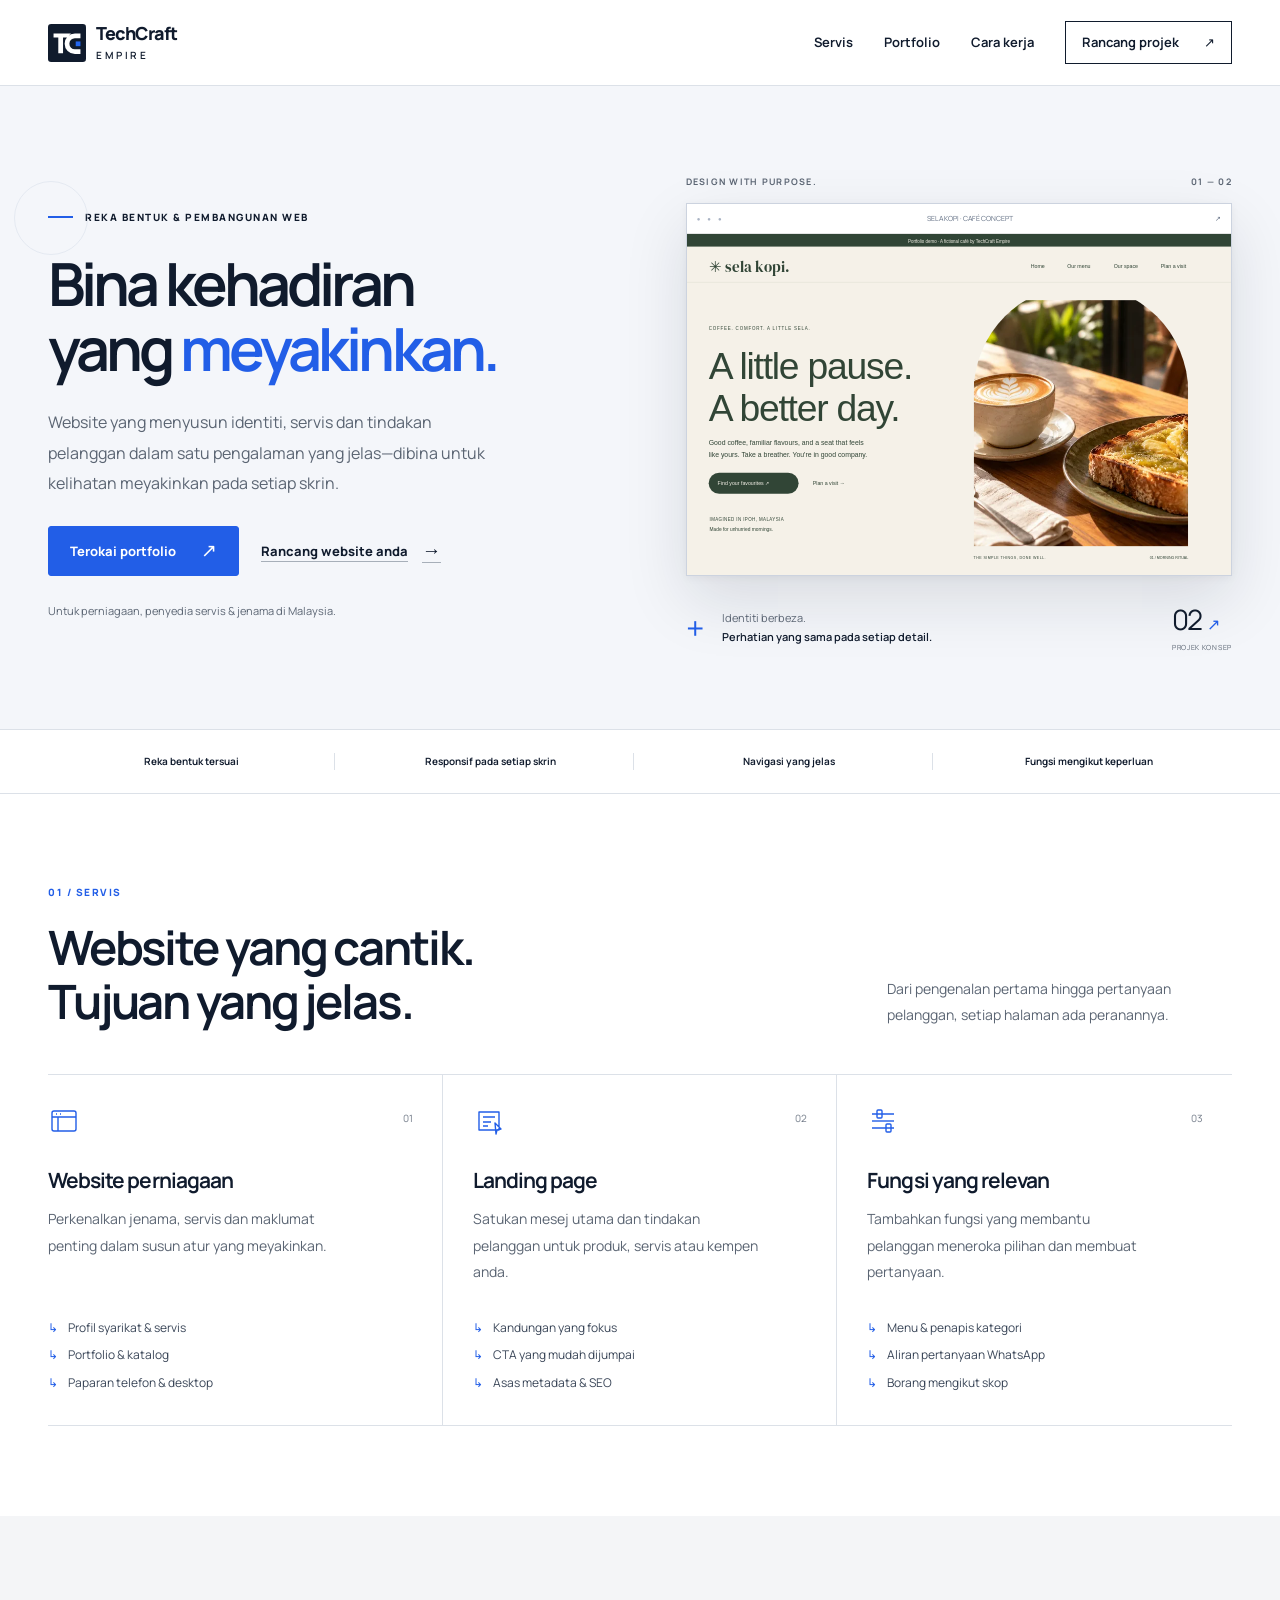
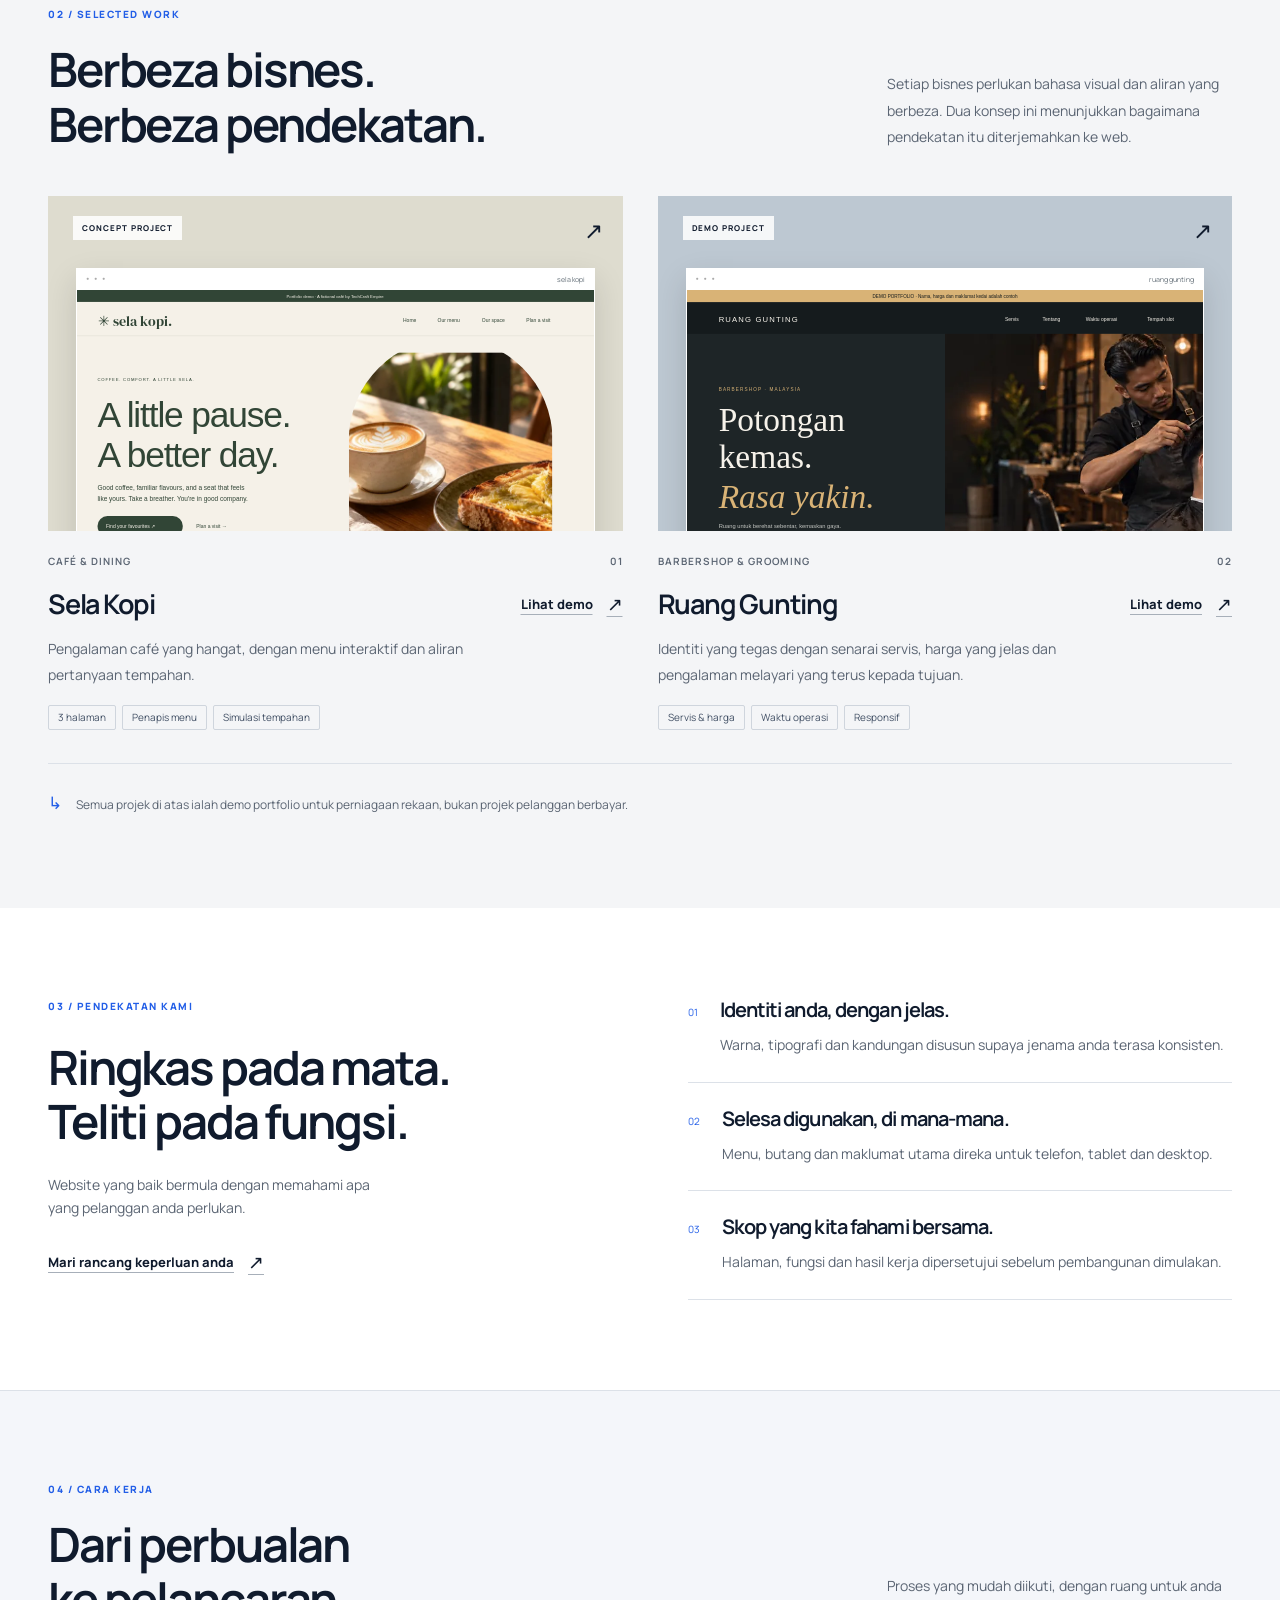
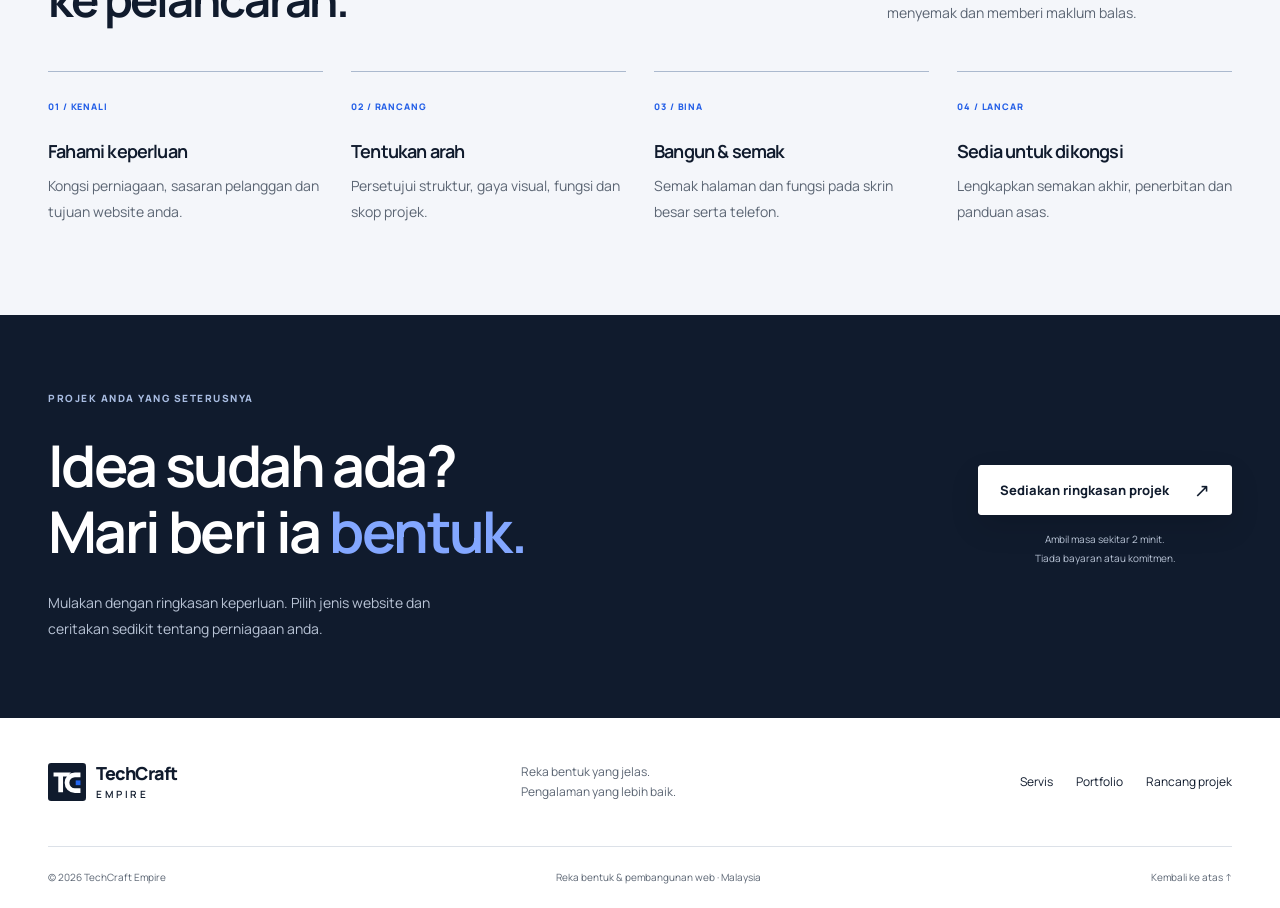
<file: index.html>
<!doctype html>
<html lang="ms">
  <head>
    <meta charset="utf-8" />
    <meta name="viewport" content="width=device-width, initial-scale=1" />
    <meta name="theme-color" content="#101b2d" />
    <title>TechCraft Empire — Reka bentuk & pembangunan website</title>
    <meta
      name="description"
      content="Website yang jelas, kemas dan mudah digunakan. TechCraft Empire mereka bentuk website perniagaan, landing page dan pengalaman web untuk jenama di Malaysia."
    />
    <link rel="canonical" href="https://techcraft-empire.github.io/" />
    <meta property="og:type" content="website" />
    <meta property="og:locale" content="ms_MY" />
    <meta
      property="og:title"
      content="TechCraft Empire — Bina kehadiran yang meyakinkan."
    />
    <meta
      property="og:description"
      content="Reka bentuk dan pembangunan website untuk perniagaan di Malaysia. Terokai portfolio dan rancang website anda."
    />
    <meta property="og:url" content="https://techcraft-empire.github.io/" />
    <meta
      property="og:image"
      content="https://techcraft-empire.github.io/assets/company-preview.jpg"
    />
    <meta name="twitter:card" content="summary_large_image" />
    <link rel="icon" href="assets/mark.svg" type="image/svg+xml" />
    <link
      rel="preload"
      href="assets/fonts/manrope.woff2"
      as="font"
      type="font/woff2"
      crossorigin
    />
    <link rel="stylesheet" href="assets/company.css" />
    <script src="assets/company.js" defer></script>
    <noscript
      ><style>
        .menu-toggle {
          display: none !important;
        }
        @media (max-width: 760px) {
          .nav {
            height: auto;
            flex-wrap: wrap;
            padding-block: 17px;
          }
          .nav nav {
            display: flex;
            position: static;
            flex-wrap: wrap;
            width: 100%;
            padding: 0;
            box-shadow: none;
            border: 0;
            gap: 15px;
          }
          .nav nav > a {
            padding: 6px 0;
          }
          .nav .nav-action {
            margin: 0;
            padding: 7px 10px;
          }
        }
      </style></noscript
    >
  </head>
  <body>
    <a class="skip" href="#atas">Langkau ke kandungan</a>
    <header class="site-header">
      <div class="wrap nav">
        <a
          class="brand"
          href="#atas"
          aria-label="TechCraft Empire, halaman utama"
          ><img src="assets/mark.svg" width="38" height="38" alt="" /><span
            >TechCraft<span class="brand-second">Empire</span></span
          ></a
        ><button
          class="menu-toggle"
          aria-expanded="false"
          aria-controls="main-nav"
        >
          <span>Menu</span><span class="menu-lines" aria-hidden="true"></span>
        </button>
        <nav id="main-nav" aria-label="Navigasi utama">
          <a href="#servis">Servis</a><a href="#contoh">Portfolio</a
          ><a href="#cara-kerja">Cara kerja</a
          ><a class="nav-action" href="#hubungi"
            >Rancang projek <span aria-hidden="true">↗</span></a
          >
        </nav>
      </div>
    </header>
    <main id="atas">
      <section class="hero">
        <div class="wrap hero-grid">
          <div class="hero-copy">
            <p class="eyebrow">
              <span class="blue-line"></span> REKA BENTUK & PEMBANGUNAN WEB
            </p>
            <h1>Bina kehadiran<br />yang <span>meyakinkan.</span></h1>
            <p class="lead">
              Website yang menyusun identiti, servis dan tindakan pelanggan dalam satu pengalaman yang jelas—dibina untuk kelihatan meyakinkan pada setiap skrin.
            </p>
            <div class="actions">
              <a class="button" href="#contoh"
                >Terokai portfolio <span aria-hidden="true">↗</span></a
              ><a class="text-link" href="#hubungi"
                >Rancang website anda <span aria-hidden="true">→</span></a
              >
            </div>
            <p class="hero-footnote">
              Untuk perniagaan, penyedia servis & jenama di Malaysia.
            </p>
          </div>
          <div class="hero-work">
            <div class="work-label">
              <span>DESIGN WITH PURPOSE.</span><span>01 — 02</span>
            </div>
            <a
              class="hero-screen"
              href="sela-kopi/"
              aria-label="Lihat demo Sela Kopi"
              ><div class="window-top">
                <span class="dots" aria-hidden="true">● ● ●</span
                ><span>SELA KOPI · CAFÉ CONCEPT</span
                ><span aria-hidden="true">↗</span>
              </div>
              <img
                src="assets/sela-preview.svg"
                width="1348"
                height="840"
                alt="Preview website Sela Kopi dengan tipografi serif dan fotografi kopi"
                fetchpriority="high"
            /></a>
            <div class="hero-note">
              <span class="small-cross" aria-hidden="true">+</span>
              <p>
                Identiti berbeza.<br /><strong
                  >Perhatian yang sama pada setiap detail.</strong
                >
              </p>
              <a href="#contoh" aria-label="Lihat dua projek konsep"
                >02 <span aria-hidden="true">↗</span
                ><small>PROJEK KONSEP</small></a
              >
            </div>
          </div>
        </div>
      </section>
      <div class="capability-strip">
        <div class="wrap">
          <span>Reka bentuk tersuai</span
          ><span>Responsif pada setiap skrin</span
          ><span>Navigasi yang jelas</span
          ><span>Fungsi mengikut keperluan</span>
        </div>
      </div>
      <section class="section" id="servis">
        <div class="wrap">
          <div class="section-heading">
            <div>
              <p class="eyebrow">01 / SERVIS</p>
              <h2>Website yang cantik.<br />Tujuan yang jelas.</h2>
            </div>
            <p>
              Dari pengenalan pertama hingga pertanyaan pelanggan, setiap
              halaman ada peranannya.
            </p>
          </div>
          <div class="service-grid">
            <article class="service">
              <span class="service-icon" aria-hidden="true"
                ><svg viewBox="0 0 32 32">
                  <rect x="4" y="6" width="24" height="20" rx="2" />
                  <path d="M4 12h24M10 12v14M8 9h1m3 0h1" /></svg></span
              ><span class="service-number">01</span>
              <h3>Website perniagaan</h3>
              <p>
                Perkenalkan jenama, servis dan maklumat penting dalam susun atur
                yang meyakinkan.
              </p>
              <ul>
                <li>Profil syarikat & servis</li>
                <li>Portfolio & katalog</li>
                <li>Paparan telefon & desktop</li>
              </ul>
            </article>
            <article class="service">
              <span class="service-icon" aria-hidden="true"
                ><svg viewBox="0 0 32 32">
                  <path
                    d="M6 7h20v18H6zM10 12h12m-12 5h8m-8 4h5M22 18l6 6-4 1-1 4z"
                  /></svg></span
              ><span class="service-number">02</span>
              <h3>Landing page</h3>
              <p>
                Satukan mesej utama dan tindakan pelanggan untuk produk, servis
                atau kempen anda.
              </p>
              <ul>
                <li>Kandungan yang fokus</li>
                <li>CTA yang mudah dijumpai</li>
                <li>Asas metadata & SEO</li>
              </ul>
            </article>
            <article class="service">
              <span class="service-icon" aria-hidden="true"
                ><svg viewBox="0 0 32 32">
                  <path d="M5 9h22M5 23h22" />
                  <rect x="10" y="5" width="5" height="8" rx="1" />
                  <rect x="19" y="19" width="5" height="8" rx="1" />
                  <path d="M5 16h22" /></svg></span
              ><span class="service-number">03</span>
              <h3>Fungsi yang relevan</h3>
              <p>
                Tambahkan fungsi yang membantu pelanggan meneroka pilihan dan
                membuat pertanyaan.
              </p>
              <ul>
                <li>Menu & penapis kategori</li>
                <li>Aliran pertanyaan WhatsApp</li>
                <li>Borang mengikut skop</li>
              </ul>
            </article>
          </div>
        </div>
      </section>
      <section class="section portfolio" id="contoh">
        <div class="wrap">
          <div class="section-heading">
            <div>
              <p class="eyebrow">02 / SELECTED WORK</p>
              <h2>Berbeza bisnes.<br />Berbeza pendekatan.</h2>
            </div>
            <p>
              Setiap bisnes perlukan bahasa visual dan aliran yang berbeza. Dua konsep ini menunjukkan bagaimana pendekatan itu diterjemahkan ke web.
            </p>
          </div>
          <div class="project-grid">
            <article class="project">
              <a
                class="project-preview cafe-preview"
                href="sela-kopi/"
                aria-label="Buka live demo Sela Kopi"
                ><span class="project-badge">CONCEPT PROJECT</span>
                <div class="preview-browser">
                  <div class="preview-bar">
                    <span>● ● ●</span><span>sela kopi</span>
                  </div>
                  <img
                    src="assets/sela-preview.svg"
                    width="1348"
                    height="840"
                    alt="Paparan halaman utama website Sela Kopi"
                    loading="lazy"
                  />
                </div>
                <span class="preview-arrow" aria-hidden="true">↗</span></a
              >
              <div class="project-meta">
                <span>CAFÉ & DINING</span><span>01</span>
              </div>
              <div class="project-title">
                <h3>Sela Kopi</h3>
                <a class="text-link" href="sela-kopi/"
                  >Lihat demo <span aria-hidden="true">↗</span></a
                >
              </div>
              <p>
                Pengalaman café yang hangat, dengan menu interaktif dan aliran
                pertanyaan tempahan.
              </p>
              <ul class="tags" aria-label="Ciri Sela Kopi">
                <li>3 halaman</li>
                <li>Penapis menu</li>
                <li>Simulasi tempahan</li>
              </ul>
            </article>
            <article class="project">
              <a
                class="project-preview barber-preview"
                href="https://techcraft-empire.github.io/ruang-gunting-demo/"
                aria-label="Buka live demo Ruang Gunting"
                ><span class="project-badge">DEMO PROJECT</span>
                <div class="preview-browser">
                  <div class="preview-bar">
                    <span>● ● ●</span><span>ruang gunting</span>
                  </div>
                  <img
                    src="assets/ruang-preview.svg"
                    width="1348"
                    height="840"
                    alt="Paparan website Ruang Gunting, bertema gelap dan emas"
                    loading="lazy"
                  />
                </div>
                <span class="preview-arrow" aria-hidden="true">↗</span></a
              >
              <div class="project-meta">
                <span>BARBERSHOP & GROOMING</span><span>02</span>
              </div>
              <div class="project-title">
                <h3>Ruang Gunting</h3>
                <a
                  class="text-link"
                  href="https://techcraft-empire.github.io/ruang-gunting-demo/"
                  >Lihat demo <span aria-hidden="true">↗</span></a
                >
              </div>
              <p>
                Identiti yang tegas dengan senarai servis, harga yang jelas dan
                pengalaman melayari yang terus kepada tujuan.
              </p>
              <ul class="tags" aria-label="Ciri Ruang Gunting">
                <li>Servis & harga</li>
                <li>Waktu operasi</li>
                <li>Responsif</li>
              </ul>
            </article>
          </div>
          <p class="portfolio-note">
            <span aria-hidden="true">↳</span> Semua projek di atas ialah demo
            portfolio untuk perniagaan rekaan, bukan projek pelanggan berbayar.
          </p>
        </div>
      </section>
      <section class="section approach">
        <div class="wrap approach-grid">
          <div>
            <p class="eyebrow">03 / PENDEKATAN KAMI</p>
            <h2>Ringkas pada mata.<br />Teliti pada fungsi.</h2>
            <p class="approach-intro">
              Website yang baik bermula dengan memahami apa yang pelanggan anda
              perlukan.
            </p>
            <a class="text-link" href="#hubungi"
              >Mari rancang keperluan anda <span aria-hidden="true">↗</span></a
            >
          </div>
          <div class="principles">
            <article>
              <span>01</span>
              <div>
                <h3>Identiti anda, dengan jelas.</h3>
                <p>
                  Warna, tipografi dan kandungan disusun supaya jenama anda
                  terasa konsisten.
                </p>
              </div>
            </article>
            <article>
              <span>02</span>
              <div>
                <h3>Selesa digunakan, di mana-mana.</h3>
                <p>
                  Menu, butang dan maklumat utama direka untuk telefon, tablet
                  dan desktop.
                </p>
              </div>
            </article>
            <article>
              <span>03</span>
              <div>
                <h3>Skop yang kita fahami bersama.</h3>
                <p>
                  Halaman, fungsi dan hasil kerja dipersetujui sebelum
                  pembangunan dimulakan.
                </p>
              </div>
            </article>
          </div>
        </div>
      </section>
      <section class="section process-section" id="cara-kerja">
        <div class="wrap">
          <div class="section-heading">
            <div>
              <p class="eyebrow">04 / CARA KERJA</p>
              <h2>Dari perbualan<br />ke pelancaran.</h2>
            </div>
            <p>
              Proses yang mudah diikuti, dengan ruang untuk anda menyemak dan
              memberi maklum balas.
            </p>
          </div>
          <ol class="process">
            <li>
              <span>01 / KENALI</span>
              <h3>Fahami keperluan</h3>
              <p>
                Kongsi perniagaan, sasaran pelanggan dan tujuan website anda.
              </p>
            </li>
            <li>
              <span>02 / RANCANG</span>
              <h3>Tentukan arah</h3>
              <p>Persetujui struktur, gaya visual, fungsi dan skop projek.</p>
            </li>
            <li>
              <span>03 / BINA</span>
              <h3>Bangun & semak</h3>
              <p>Semak halaman dan fungsi pada skrin besar serta telefon.</p>
            </li>
            <li>
              <span>04 / LANCAR</span>
              <h3>Sedia untuk dikongsi</h3>
              <p>Lengkapkan semakan akhir, penerbitan dan panduan asas.</p>
            </li>
          </ol>
        </div>
      </section>
      <section class="contact" id="hubungi">
        <div class="wrap contact-grid">
          <div>
            <p class="eyebrow">PROJEK ANDA YANG SETERUSNYA</p>
            <h2>Idea sudah ada?<br />Mari beri ia <span>bentuk.</span></h2>
            <p>
              Mulakan dengan ringkasan keperluan. Pilih jenis website dan
              ceritakan sedikit tentang perniagaan anda.
            </p>
          </div>
          <div class="contact-action">
            <a class="button light" href="brief.html"
              >Sediakan ringkasan projek <span aria-hidden="true">↗</span></a
            >
            <p>Ambil masa sekitar 2 minit.<br />Tiada bayaran atau komitmen.</p>
          </div>
        </div>
      </section>
    </main>
    <footer class="site-footer">
      <div class="wrap footer-top">
        <a class="brand" href="#atas"
          ><img src="assets/mark.svg" width="38" height="38" alt="" /><span
            >TechCraft<span class="brand-second">Empire</span></span
          ></a
        >
        <p>Reka bentuk yang jelas.<br />Pengalaman yang lebih baik.</p>
        <nav aria-label="Navigasi footer">
          <a href="#servis">Servis</a><a href="#contoh">Portfolio</a
          ><a href="brief.html">Rancang projek</a>
        </nav>
      </div>
      <div class="wrap footer-bottom">
        <span>© 2026 TechCraft Empire</span
        ><span>Reka bentuk & pembangunan web · Malaysia</span
        ><a href="#atas">Kembali ke atas ↑</a>
      </div>
    </footer>
  </body>
</html>
</file>
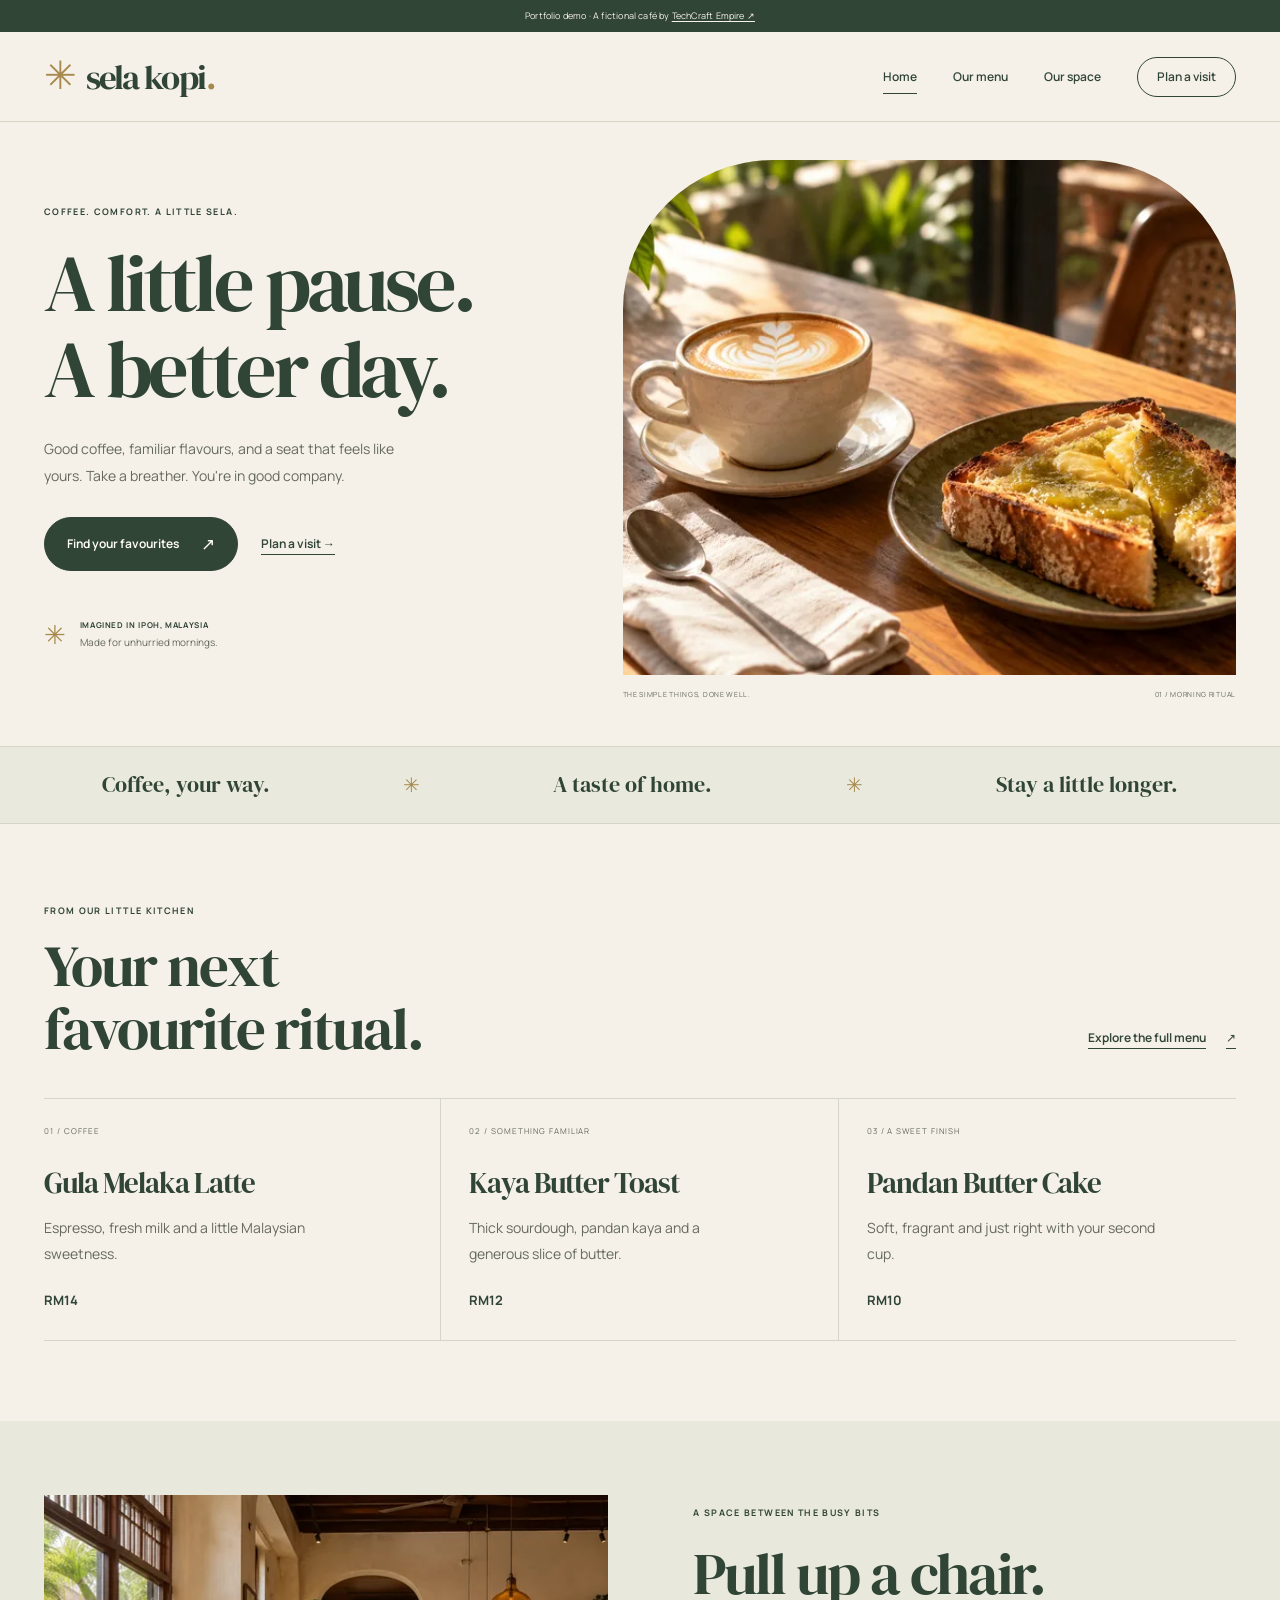
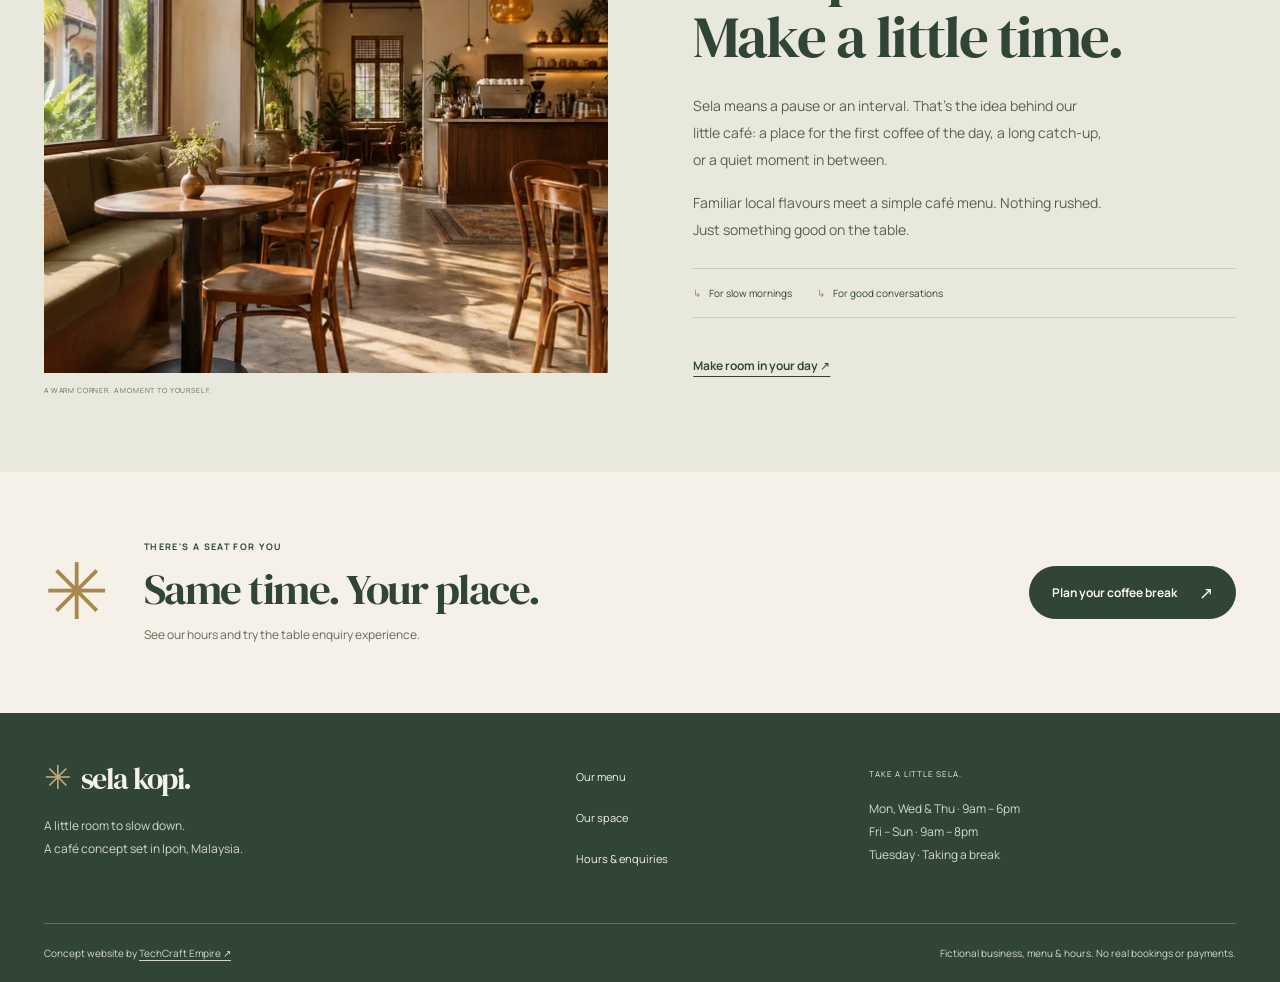
<file: sela-kopi/index.html>
<!doctype html>
<html lang="en-MY">
  <head>
    <meta charset="utf-8" />
    <meta name="viewport" content="width=device-width,initial-scale=1" />
    <meta name="theme-color" content="#f5f1e8" />
    <title>A little pause. A better day. — Sela Kopi · Portfolio Demo</title>
    <meta
      name="description"
      content="Explore Sela Kopi, a fictional Malaysian café concept with a warm design, interactive menu and booking enquiry preview."
    />
    <link
      rel="canonical"
      href="https://techcraft-empire.github.io/sela-kopi/"
    />
    <meta property="og:type" content="website" />
    <meta property="og:locale" content="en_MY" />
    <meta
      property="og:title"
      content="A little pause. A better day. — Sela Kopi"
    />
    <meta
      property="og:description"
      content="A fictional Malaysian café concept by TechCraft Empire. Coffee, comfort food and a little room to slow down."
    />
    <meta
      property="og:url"
      content="https://techcraft-empire.github.io/sela-kopi/"
    />
    <meta
      property="og:image"
      content="https://techcraft-empire.github.io/sela-kopi/assets/coffee-toast-1440.webp"
    />
    <meta name="twitter:card" content="summary_large_image" />
    <link rel="icon" href="assets/sela-mark.svg" type="image/svg+xml" />
    <link
      rel="preload"
      href="../assets/fonts/dm-serif.woff2"
      as="font"
      type="font/woff2"
      crossorigin
    />
    <link rel="stylesheet" href="assets/cafe.css" />
    <script src="assets/cafe.js" defer></script>
    <noscript
      ><style>
        .menu-toggle {
          display: none !important;
        }
        @media (max-width: 760px) {
          .nav {
            height: auto;
            flex-wrap: wrap;
            padding-block: 15px;
          }
          .nav nav {
            display: flex;
            position: static;
            flex-wrap: wrap;
            width: 100%;
            padding: 0;
            gap: 12px;
            border: 0;
            box-shadow: none;
          }
          .nav nav a {
            padding: 7px;
          }
          .nav nav a:last-child {
            margin: 0;
          }
        }
      </style></noscript
    >
  </head>
  <body>
    <a class="skip" href="#main">Skip to content</a>
    <div class="demo-banner">
      Portfolio demo · A fictional café by
      <a href="../#contoh">TechCraft Empire ↗</a>
    </div>
    <header class="cafe-header">
      <div class="wrap nav">
        <a class="wordmark" href="./" aria-label="Sela Kopi home"
          ><span class="sun" aria-hidden="true">✳</span> sela kopi<span
            class="wordmark-dot"
            >.</span
          ></a
        ><button
          class="menu-toggle"
          aria-controls="cafe-nav"
          aria-expanded="false"
        >
          Menu <span aria-hidden="true">☰</span>
        </button>
        <nav id="cafe-nav" aria-label="Main navigation">
          <a href="./" aria-current="page">Home</a
          ><a href="menu.html">Our menu</a><a href="./#our-space">Our space</a
          ><a href="visit.html">Plan a visit</a>
        </nav>
      </div>
    </header>
    <main id="main">
      <section class="cafe-hero wrap">
        <div class="hero-copy">
          <p class="eyebrow">COFFEE. COMFORT. A LITTLE SELA.</p>
          <h1>A little pause.<br />A better day.</h1>
          <p class="intro">
            Good coffee, familiar flavours, and a seat that feels like yours.
            Take a breather. You're in good company.
          </p>
          <div class="hero-actions">
            <a class="button" href="menu.html"
              >Find your favourites <span aria-hidden="true">↗</span></a
            ><a class="text-link" href="visit.html">Plan a visit →</a>
          </div>
          <div class="hero-location">
            <span class="tiny-sun" aria-hidden="true">✳</span
            ><span
              >IMAGINED IN IPOH, MALAYSIA<br /><small
                >Made for unhurried mornings.</small
              ></span
            >
          </div>
        </div>
        <figure class="hero-image">
          <img
            src="assets/coffee-toast-1440.webp"
            srcset="
              assets/coffee-toast-720.webp   720w,
              assets/coffee-toast-1440.webp 1440w
            "
            sizes="(max-width:760px) 100vw, 55vw"
            width="1440"
            height="960"
            alt="A cream cup of coffee and kaya butter toast in warm morning sunlight"
            fetchpriority="high"
          />
          <figcaption>
            <span>THE SIMPLE THINGS, DONE WELL.</span
            ><span>01 / MORNING RITUAL</span>
          </figcaption>
        </figure>
      </section>
      <div class="cafe-ribbon">
        <div class="wrap">
          <span>Coffee, your way.</span><span aria-hidden="true">✳</span
          ><span>A taste of home.</span><span aria-hidden="true">✳</span
          ><span>Stay a little longer.</span>
        </div>
      </div>
      <section class="section wrap">
        <div class="section-head">
          <div>
            <p class="eyebrow">FROM OUR LITTLE KITCHEN</p>
            <h2>Your next<br />favourite ritual.</h2>
          </div>
          <a class="text-link" href="menu.html"
            >Explore the full menu <span aria-hidden="true">↗</span></a
          >
        </div>
        <div class="house-picks">
          <article>
            <span class="pick-number">01 / COFFEE</span>
            <div>
              <h3>Gula Melaka Latte</h3>
              <p>Espresso, fresh milk and a little Malaysian sweetness.</p>
            </div>
            <strong>RM14</strong>
          </article>
          <article>
            <span class="pick-number">02 / SOMETHING FAMILIAR</span>
            <div>
              <h3>Kaya Butter Toast</h3>
              <p>
                Thick sourdough, pandan kaya and a generous slice of butter.
              </p>
            </div>
            <strong>RM12</strong>
          </article>
          <article>
            <span class="pick-number">03 / A SWEET FINISH</span>
            <div>
              <h3>Pandan Butter Cake</h3>
              <p>Soft, fragrant and just right with your second cup.</p>
            </div>
            <strong>RM10</strong>
          </article>
        </div>
      </section>
      <section class="space-section" id="our-space">
        <div class="wrap space-grid">
          <figure class="space-image">
            <img
              src="assets/cafe-interior-1440.webp"
              srcset="
                assets/cafe-interior-720.webp   720w,
                assets/cafe-interior-1440.webp 1440w
              "
              sizes="(max-width:760px) 100vw, 50vw"
              width="1440"
              height="960"
              loading="lazy"
              alt="A quiet café concept with wooden tables, olive seating and a sunlit window"
            />
            <figcaption>A WARM CORNER. A MOMENT TO YOURSELF.</figcaption>
          </figure>
          <div class="space-copy">
            <p class="eyebrow">A SPACE BETWEEN THE BUSY BITS</p>
            <h2>Pull up a chair.<br />Make a little time.</h2>
            <p>
              Sela means a pause or an interval. That's the idea behind our
              little café: a place for the first coffee of the day, a long
              catch-up, or a quiet moment in between.
            </p>
            <p>
              Familiar local flavours meet a simple café menu. Nothing rushed.
              Just something good on the table.
            </p>
            <div class="space-notes">
              <span>For slow mornings</span><span>For good conversations</span>
            </div>
            <a class="text-link" href="visit.html">Make room in your day ↗</a>
          </div>
        </div>
      </section>
      <section class="visit-cta wrap">
        <span class="large-sun" aria-hidden="true">✳</span>
        <div>
          <p class="eyebrow">THERE'S A SEAT FOR YOU</p>
          <h2>Same time. Your place.</h2>
          <p>See our hours and try the table enquiry experience.</p>
        </div>
        <a class="button" href="visit.html"
          >Plan your coffee break <span aria-hidden="true">↗</span></a
        >
      </section>
    </main>
    <footer class="cafe-footer">
      <div class="wrap footer-grid">
        <div>
          <a class="wordmark" href="./"
            ><span class="sun" aria-hidden="true">✳</span> sela kopi.</a
          >
          <p>
            A little room to slow down.<br />A café concept set in Ipoh,
            Malaysia.
          </p>
        </div>
        <nav aria-label="Footer navigation">
          <a href="menu.html">Our menu</a><a href="./#our-space">Our space</a
          ><a href="visit.html">Hours & enquiries</a>
        </nav>
        <div class="footer-hours">
          <span>TAKE A LITTLE SELA.</span>
          <p>
            Mon, Wed & Thu · 9am – 6pm<br />Fri – Sun · 9am – 8pm<br />Tuesday ·
            Taking a break
          </p>
        </div>
      </div>
      <div class="wrap footer-bottom">
        <p>Concept website by <a href="../#contoh">TechCraft Empire ↗</a></p>
        <p>Fictional business, menu & hours. No real bookings or payments.</p>
      </div>
    </footer>
  </body>
</html>
</file>
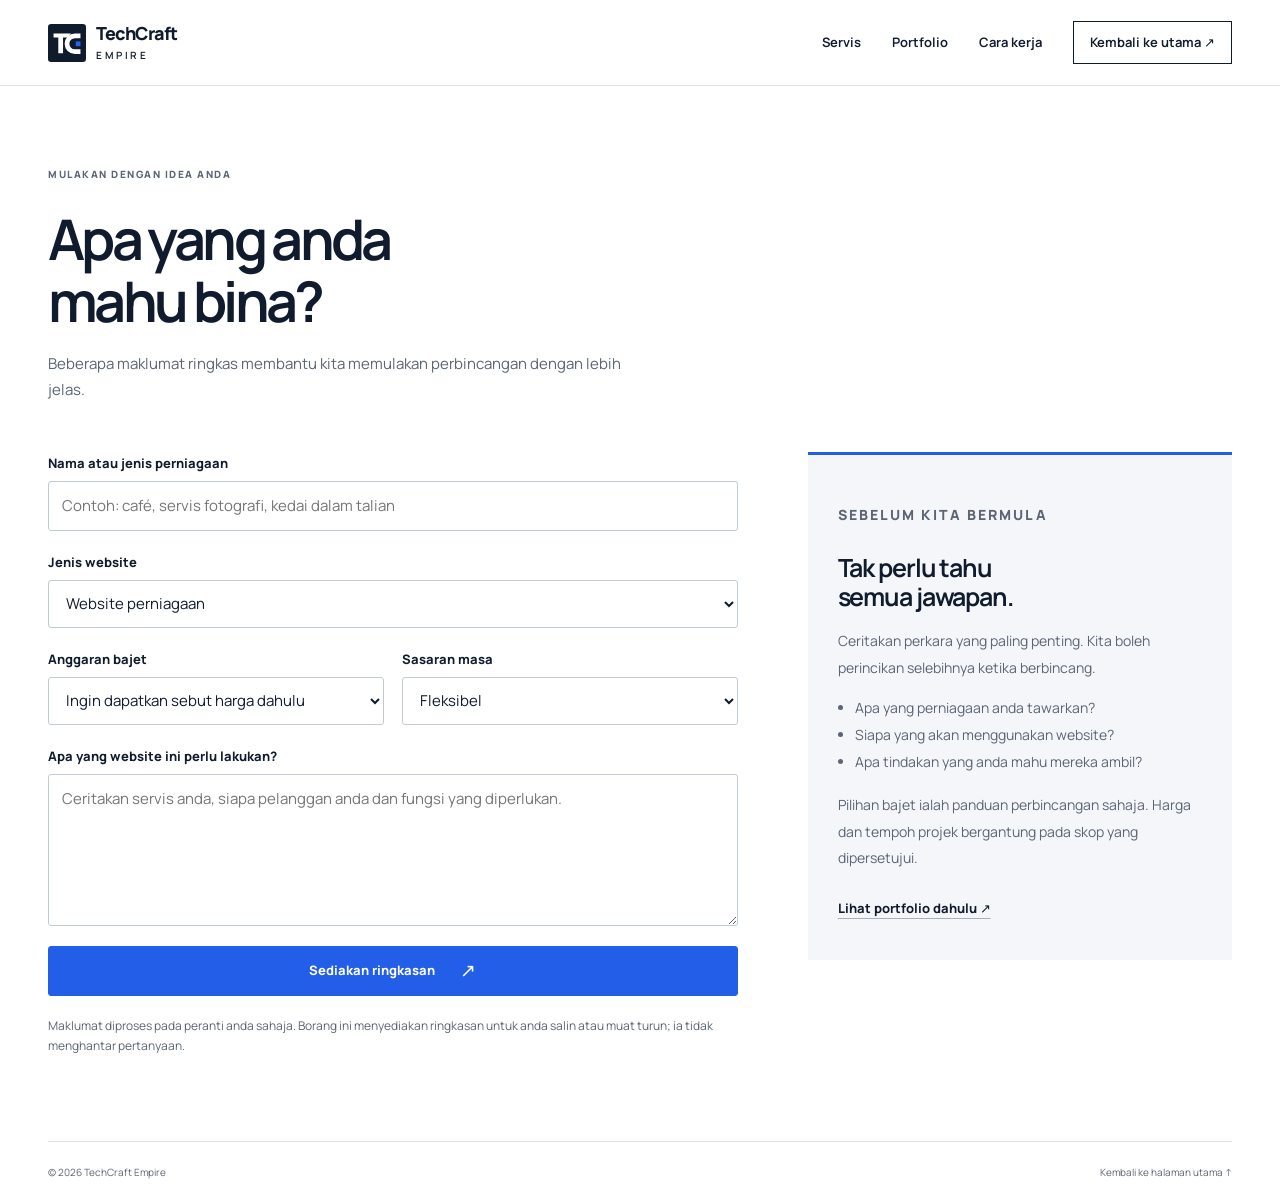
<file: brief.html>
<!doctype html>
<html lang="ms">
  <head>
    <meta charset="utf-8" />
    <meta name="viewport" content="width=device-width,initial-scale=1" />
    <meta name="theme-color" content="#101b2d" />
    <title>Rancang projek anda — TechCraft Empire</title>
    <meta
      name="description"
      content="Sediakan ringkasan keperluan website anda untuk berbincang dengan TechCraft Empire."
    />
    <link
      rel="canonical"
      href="https://techcraft-empire.github.io/brief.html"
    />
    <link rel="icon" href="assets/mark.svg" />
    <link rel="stylesheet" href="assets/company.css" />
    <script src="assets/company.js" defer></script>
    <noscript
      ><style>
        .menu-toggle {
          display: none !important;
        }
        @media (max-width: 760px) {
          .nav {
            height: auto;
            flex-wrap: wrap;
            padding-block: 17px;
          }
          .nav nav {
            display: flex;
            position: static;
            flex-wrap: wrap;
            width: 100%;
            padding: 0;
            box-shadow: none;
            border: 0;
            gap: 15px;
          }
          .nav nav > a {
            padding: 6px 0;
          }
          .nav .nav-action {
            margin: 0;
            padding: 7px 10px;
          }
        }
      </style></noscript
    >
  </head>
  <body>
    <a class="skip" href="#main">Langkau ke kandungan</a>
    <header class="site-header">
      <div class="wrap nav">
        <a class="brand" href="./"
          ><img src="assets/mark.svg" width="38" height="38" alt="" /><span
            >TechCraft<span class="brand-second">Empire</span></span
          ></a
        ><button
          class="menu-toggle"
          aria-expanded="false"
          aria-controls="main-nav"
        >
          <span>Menu</span><span class="menu-lines" aria-hidden="true"></span>
        </button>
        <nav id="main-nav" aria-label="Navigasi utama">
          <a href="./#servis">Servis</a><a href="./#contoh">Portfolio</a
          ><a href="./#cara-kerja">Cara kerja</a
          ><a href="./" class="nav-action">Kembali ke utama ↗</a>
        </nav>
      </div>
    </header>
    <main id="main" class="wrap">
      <div class="brief-header">
        <p class="eyebrow">MULAKAN DENGAN IDEA ANDA</p>
        <h1>Apa yang anda<br />mahu bina?</h1>
        <p>
          Beberapa maklumat ringkas membantu kita memulakan perbincangan dengan
          lebih jelas.
        </p>
      </div>
      <div class="brief-layout">
        <div>
          <form id="brief-form" class="brief-form">
            <div class="field">
              <label for="business">Nama atau jenis perniagaan</label
              ><input
                id="business"
                name="business"
                required
                maxlength="100"
                placeholder="Contoh: café, servis fotografi, kedai dalam talian"
              />
            </div>
            <div class="field">
              <label for="type">Jenis website</label
              ><select id="type" name="type">
                <option>Website perniagaan</option>
                <option>Landing page</option>
                <option>Portfolio atau katalog</option>
                <option>Belum pasti — perlukan cadangan</option>
              </select>
            </div>
            <div class="field-row">
              <div class="field">
                <label for="budget">Anggaran bajet</label
                ><select id="budget" name="budget">
                  <option>Ingin dapatkan sebut harga dahulu</option>
                  <option>Bawah RM1,000</option>
                  <option>RM1,000–RM3,000</option>
                  <option>RM3,000 ke atas</option>
                </select>
              </div>
              <div class="field">
                <label for="timeline">Sasaran masa</label
                ><select id="timeline" name="timeline">
                  <option>Fleksibel</option>
                  <option>Dalam sebulan</option>
                  <option>1–3 bulan</option>
                  <option>Masih dalam perancangan</option>
                </select>
              </div>
            </div>
            <div class="field">
              <label for="details">Apa yang website ini perlu lakukan?</label
              ><textarea
                id="details"
                name="details"
                rows="5"
                required
                maxlength="2000"
                placeholder="Ceritakan servis anda, siapa pelanggan anda dan fungsi yang diperlukan."
              ></textarea>
            </div>
            <button class="button" type="submit">
              Sediakan ringkasan <span aria-hidden="true">↗</span>
            </button>
            <p class="form-note">
              Maklumat diproses pada peranti anda sahaja. Borang ini menyediakan
              ringkasan untuk anda salin atau muat turun; ia tidak menghantar
              pertanyaan.
            </p>
            <noscript
              ><p>
                Sila aktifkan JavaScript untuk menjana ringkasan, atau salin
                butiran anda secara manual.
              </p></noscript
            >
          </form>
          <section
            id="brief-result"
            class="result-panel"
            hidden
            aria-labelledby="result-heading"
          >
            <h2 id="result-heading" tabindex="-1">Ringkasan anda sedia.</h2>
            <p>
              Salin dan hantar melalui saluran anda berhubung dengan TechCraft
              Empire.
            </p>
            <label class="field" for="brief-text">Ringkasan projek</label
            ><textarea id="brief-text" readonly></textarea>
            <div class="actions">
              <button id="copy-brief" class="button" type="button">
                Salin ringkasan</button
              ><button id="download-brief" class="button outline" type="button">
                Muat turun .txt
              </button>
            </div>
            <p id="brief-status" class="result-status" role="status"></p>
          </section>
        </div>
        <aside class="brief-aside">
          <p class="eyebrow">SEBELUM KITA BERMULA</p>
          <h2>Tak perlu tahu<br />semua jawapan.</h2>
          <p>
            Ceritakan perkara yang paling penting. Kita boleh perincikan
            selebihnya ketika berbincang.
          </p>
          <ul>
            <li>Apa yang perniagaan anda tawarkan?</li>
            <li>Siapa yang akan menggunakan website?</li>
            <li>Apa tindakan yang anda mahu mereka ambil?</li>
          </ul>
          <p>
            Pilihan bajet ialah panduan perbincangan sahaja. Harga dan tempoh
            projek bergantung pada skop yang dipersetujui.
          </p>
          <a class="text-link" href="./#contoh">Lihat portfolio dahulu ↗</a>
        </aside>
      </div>
    </main>
    <footer class="site-footer">
      <div class="wrap footer-bottom">
        <span>© 2026 TechCraft Empire</span
        ><a href="./">Kembali ke halaman utama ↑</a>
      </div>
    </footer>
  </body>
</html>
</file>
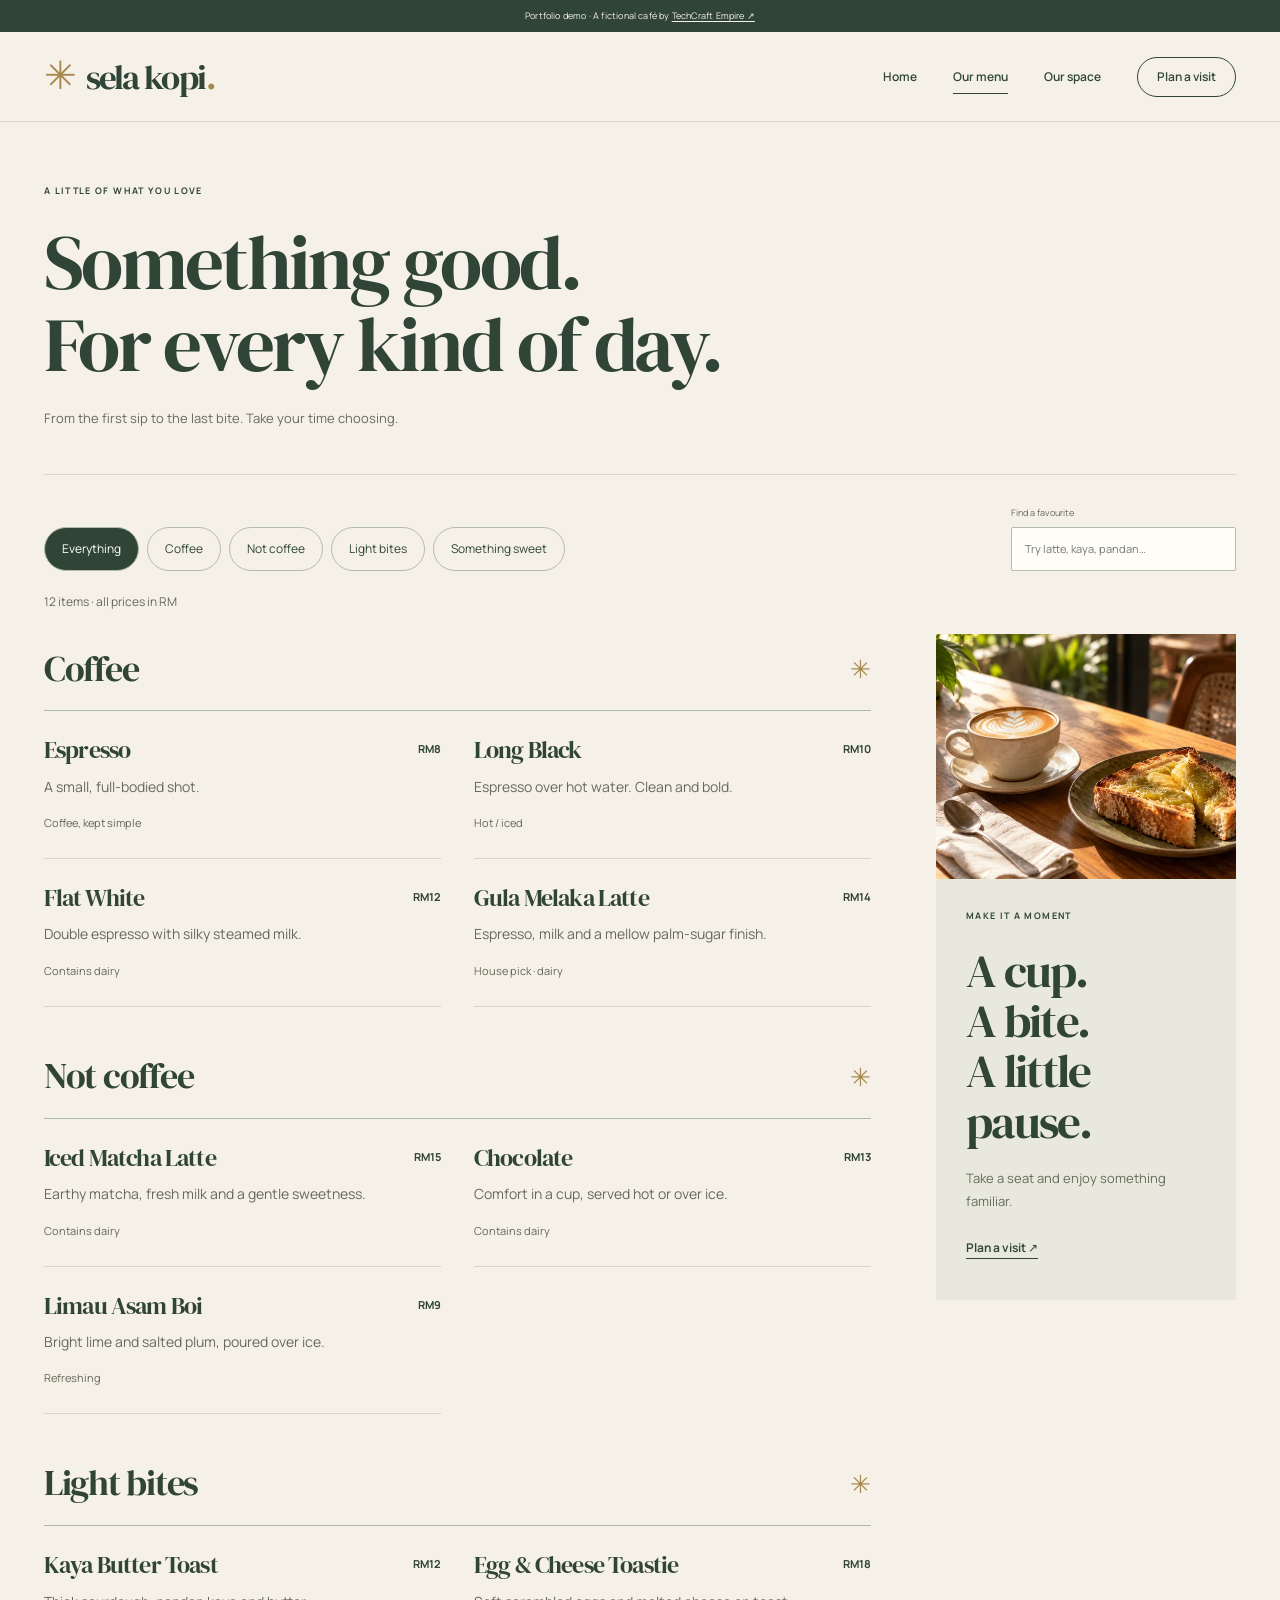
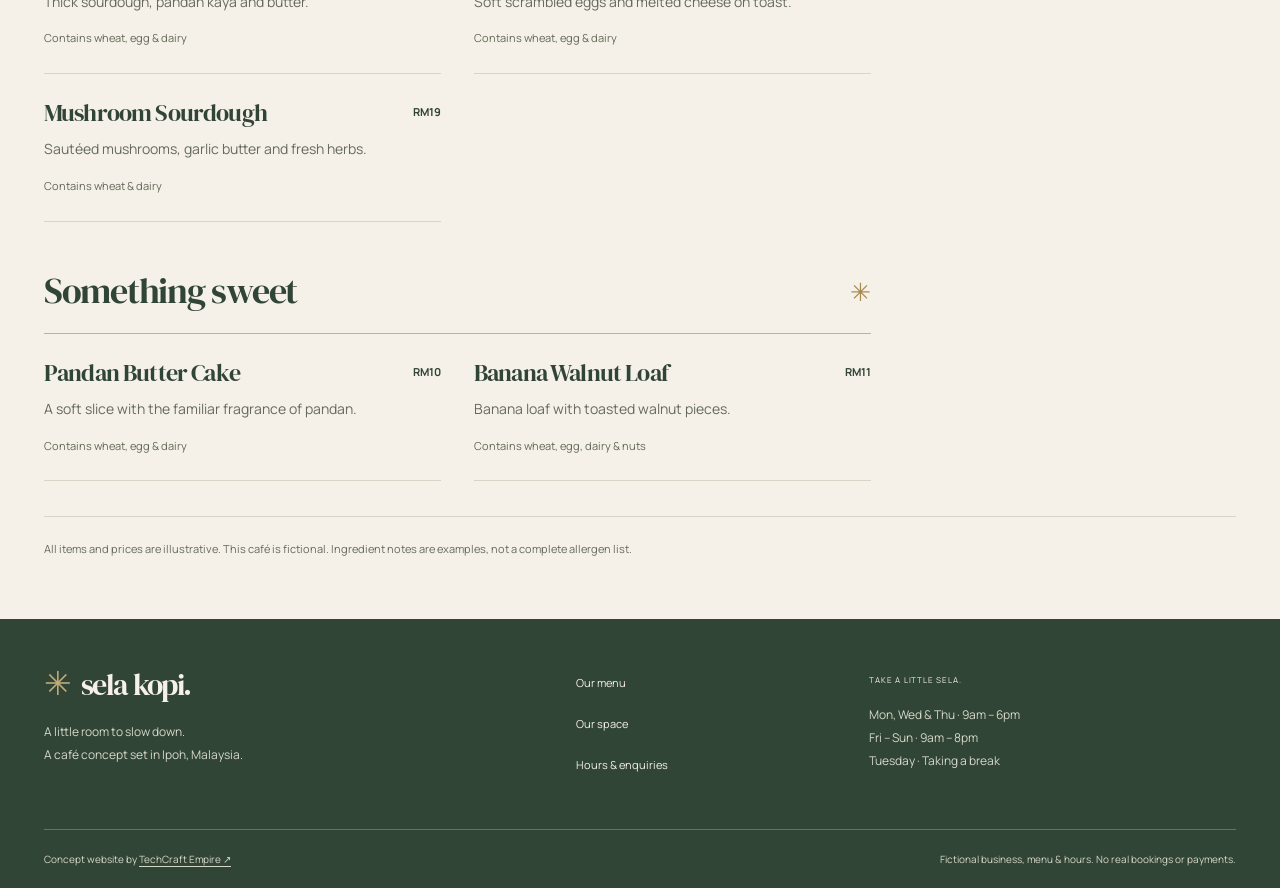
<file: sela-kopi/menu.html>
<!doctype html>
<html lang="en-MY">
  <head>
    <meta charset="utf-8" />
    <meta name="viewport" content="width=device-width,initial-scale=1" />
    <meta name="theme-color" content="#f5f1e8" />
    <title>Our menu — Sela Kopi · Portfolio Demo</title>
    <meta
      name="description"
      content="Browse the Sela Kopi concept menu: coffee, Malaysian café favourites and sweet treats, with RM prices and category filters."
    />
    <link
      rel="canonical"
      href="https://techcraft-empire.github.io/sela-kopi/menu.html"
    />
    <meta property="og:type" content="website" />
    <meta property="og:locale" content="en_MY" />
    <meta property="og:title" content="Our menu — Sela Kopi" />
    <meta
      property="og:description"
      content="A fictional Malaysian café concept by TechCraft Empire. Coffee, comfort food and a little room to slow down."
    />
    <meta
      property="og:url"
      content="https://techcraft-empire.github.io/sela-kopi/menu.html"
    />
    <meta
      property="og:image"
      content="https://techcraft-empire.github.io/sela-kopi/assets/coffee-toast-1440.webp"
    />
    <meta name="twitter:card" content="summary_large_image" />
    <link rel="icon" href="assets/sela-mark.svg" type="image/svg+xml" />
    <link
      rel="preload"
      href="../assets/fonts/dm-serif.woff2"
      as="font"
      type="font/woff2"
      crossorigin
    />
    <link rel="stylesheet" href="assets/cafe.css" />
    <script src="assets/cafe.js" defer></script>
    <noscript
      ><style>
        .menu-toggle {
          display: none !important;
        }
        @media (max-width: 760px) {
          .nav {
            height: auto;
            flex-wrap: wrap;
            padding-block: 15px;
          }
          .nav nav {
            display: flex;
            position: static;
            flex-wrap: wrap;
            width: 100%;
            padding: 0;
            gap: 12px;
            border: 0;
            box-shadow: none;
          }
          .nav nav a {
            padding: 7px;
          }
          .nav nav a:last-child {
            margin: 0;
          }
        }
      </style></noscript
    >
  </head>
  <body>
    <a class="skip" href="#main">Skip to content</a>
    <div class="demo-banner">
      Portfolio demo · A fictional café by
      <a href="../#contoh">TechCraft Empire ↗</a>
    </div>
    <header class="cafe-header">
      <div class="wrap nav">
        <a class="wordmark" href="./" aria-label="Sela Kopi home"
          ><span class="sun" aria-hidden="true">✳</span> sela kopi<span
            class="wordmark-dot"
            >.</span
          ></a
        ><button
          class="menu-toggle"
          aria-controls="cafe-nav"
          aria-expanded="false"
        >
          Menu <span aria-hidden="true">☰</span>
        </button>
        <nav id="cafe-nav" aria-label="Main navigation">
          <a href="./">Home</a
          ><a href="menu.html" aria-current="page">Our menu</a
          ><a href="./#our-space">Our space</a
          ><a href="visit.html">Plan a visit</a>
        </nav>
      </div>
    </header>
    <main id="main">
      <section class="page-intro wrap">
        <p class="eyebrow">A LITTLE OF WHAT YOU LOVE</p>
        <h1>Something good.<br />For every kind of day.</h1>
        <p>From the first sip to the last bite. Take your time choosing.</p>
      </section>
      <section class="menu-section wrap" aria-label="Café menu">
        <div class="menu-tools" hidden>
          <div
            class="filters"
            role="group"
            aria-label="Filter menu by category"
          >
            <button data-filter="all" aria-pressed="true">Everything</button
            ><button data-filter="coffee" aria-pressed="false">Coffee</button
            ><button data-filter="other" aria-pressed="false">Not coffee</button
            ><button data-filter="bites" aria-pressed="false">
              Light bites</button
            ><button data-filter="sweet" aria-pressed="false">
              Something sweet
            </button>
          </div>
          <div class="search-field">
            <label for="menu-search">Find a favourite</label
            ><input
              type="search"
              id="menu-search"
              placeholder="Try latte, kaya, pandan…"
              maxlength="80"
            />
          </div>
        </div>
        <p id="menu-status" class="menu-status" role="status">
          12 items · all prices in RM
        </p>
        <div class="menu-layout">
          <div class="menu-list">
            <section
              class="menu-group"
              data-group="coffee"
              aria-labelledby="heading-coffee"
            >
              <div class="menu-group-title">
                <h2 id="heading-coffee">Coffee</h2>
                <span aria-hidden="true">✳</span>
              </div>
              <div class="menu-items">
                <article class="menu-item" data-category="coffee">
                  <div class="item-top">
                    <h3>Espresso</h3>
                    <span class="price">RM8</span>
                  </div>
                  <p>A small, full-bodied shot.</p>
                  <small>Coffee, kept simple</small>
                </article>
                <article class="menu-item" data-category="coffee">
                  <div class="item-top">
                    <h3>Long Black</h3>
                    <span class="price">RM10</span>
                  </div>
                  <p>Espresso over hot water. Clean and bold.</p>
                  <small>Hot / iced</small>
                </article>
                <article class="menu-item" data-category="coffee">
                  <div class="item-top">
                    <h3>Flat White</h3>
                    <span class="price">RM12</span>
                  </div>
                  <p>Double espresso with silky steamed milk.</p>
                  <small>Contains dairy</small>
                </article>
                <article class="menu-item" data-category="coffee">
                  <div class="item-top">
                    <h3>Gula Melaka Latte</h3>
                    <span class="price">RM14</span>
                  </div>
                  <p>Espresso, milk and a mellow palm-sugar finish.</p>
                  <small>House pick · dairy</small>
                </article>
              </div>
            </section>
            <section
              class="menu-group"
              data-group="other"
              aria-labelledby="heading-other"
            >
              <div class="menu-group-title">
                <h2 id="heading-other">Not coffee</h2>
                <span aria-hidden="true">✳</span>
              </div>
              <div class="menu-items">
                <article class="menu-item" data-category="other">
                  <div class="item-top">
                    <h3>Iced Matcha Latte</h3>
                    <span class="price">RM15</span>
                  </div>
                  <p>Earthy matcha, fresh milk and a gentle sweetness.</p>
                  <small>Contains dairy</small>
                </article>
                <article class="menu-item" data-category="other">
                  <div class="item-top">
                    <h3>Chocolate</h3>
                    <span class="price">RM13</span>
                  </div>
                  <p>Comfort in a cup, served hot or over ice.</p>
                  <small>Contains dairy</small>
                </article>
                <article class="menu-item" data-category="other">
                  <div class="item-top">
                    <h3>Limau Asam Boi</h3>
                    <span class="price">RM9</span>
                  </div>
                  <p>Bright lime and salted plum, poured over ice.</p>
                  <small>Refreshing</small>
                </article>
              </div>
            </section>
            <section
              class="menu-group"
              data-group="bites"
              aria-labelledby="heading-bites"
            >
              <div class="menu-group-title">
                <h2 id="heading-bites">Light bites</h2>
                <span aria-hidden="true">✳</span>
              </div>
              <div class="menu-items">
                <article class="menu-item" data-category="bites">
                  <div class="item-top">
                    <h3>Kaya Butter Toast</h3>
                    <span class="price">RM12</span>
                  </div>
                  <p>Thick sourdough, pandan kaya and butter.</p>
                  <small>Contains wheat, egg & dairy</small>
                </article>
                <article class="menu-item" data-category="bites">
                  <div class="item-top">
                    <h3>Egg & Cheese Toastie</h3>
                    <span class="price">RM18</span>
                  </div>
                  <p>Soft scrambled eggs and melted cheese on toast.</p>
                  <small>Contains wheat, egg & dairy</small>
                </article>
                <article class="menu-item" data-category="bites">
                  <div class="item-top">
                    <h3>Mushroom Sourdough</h3>
                    <span class="price">RM19</span>
                  </div>
                  <p>Sautéed mushrooms, garlic butter and fresh herbs.</p>
                  <small>Contains wheat & dairy</small>
                </article>
              </div>
            </section>
            <section
              class="menu-group"
              data-group="sweet"
              aria-labelledby="heading-sweet"
            >
              <div class="menu-group-title">
                <h2 id="heading-sweet">Something sweet</h2>
                <span aria-hidden="true">✳</span>
              </div>
              <div class="menu-items">
                <article class="menu-item" data-category="sweet">
                  <div class="item-top">
                    <h3>Pandan Butter Cake</h3>
                    <span class="price">RM10</span>
                  </div>
                  <p>A soft slice with the familiar fragrance of pandan.</p>
                  <small>Contains wheat, egg & dairy</small>
                </article>
                <article class="menu-item" data-category="sweet">
                  <div class="item-top">
                    <h3>Banana Walnut Loaf</h3>
                    <span class="price">RM11</span>
                  </div>
                  <p>Banana loaf with toasted walnut pieces.</p>
                  <small>Contains wheat, egg, dairy & nuts</small>
                </article>
              </div>
            </section>
            <div class="empty-state" id="empty-state" hidden>
              <h2>No match just yet.</h2>
              <p>Try a different word or browse the whole menu.</p>
              <button class="button" id="reset-menu" type="button">
                Show everything
              </button>
            </div>
          </div>
          <aside class="menu-aside">
            <img
              src="assets/coffee-toast-720.webp"
              width="720"
              height="480"
              alt="Coffee paired with kaya toast"
              loading="lazy"
            />
            <div>
              <p class="eyebrow">MAKE IT A MOMENT</p>
              <h2>A cup.<br />A bite.<br />A little pause.</h2>
              <p>Take a seat and enjoy something familiar.</p>
              <a class="text-link" href="visit.html">Plan a visit ↗</a>
            </div>
          </aside>
        </div>
        <p class="menu-footnote">
          All items and prices are illustrative. This café is fictional.
          Ingredient notes are examples, not a complete allergen list.
        </p>
      </section>
    </main>
    <footer class="cafe-footer">
      <div class="wrap footer-grid">
        <div>
          <a class="wordmark" href="./"
            ><span class="sun" aria-hidden="true">✳</span> sela kopi.</a
          >
          <p>
            A little room to slow down.<br />A café concept set in Ipoh,
            Malaysia.
          </p>
        </div>
        <nav aria-label="Footer navigation">
          <a href="menu.html">Our menu</a><a href="./#our-space">Our space</a
          ><a href="visit.html">Hours & enquiries</a>
        </nav>
        <div class="footer-hours">
          <span>TAKE A LITTLE SELA.</span>
          <p>
            Mon, Wed & Thu · 9am – 6pm<br />Fri – Sun · 9am – 8pm<br />Tuesday ·
            Taking a break
          </p>
        </div>
      </div>
      <div class="wrap footer-bottom">
        <p>Concept website by <a href="../#contoh">TechCraft Empire ↗</a></p>
        <p>Fictional business, menu & hours. No real bookings or payments.</p>
      </div>
    </footer>
  </body>
</html>
</file>
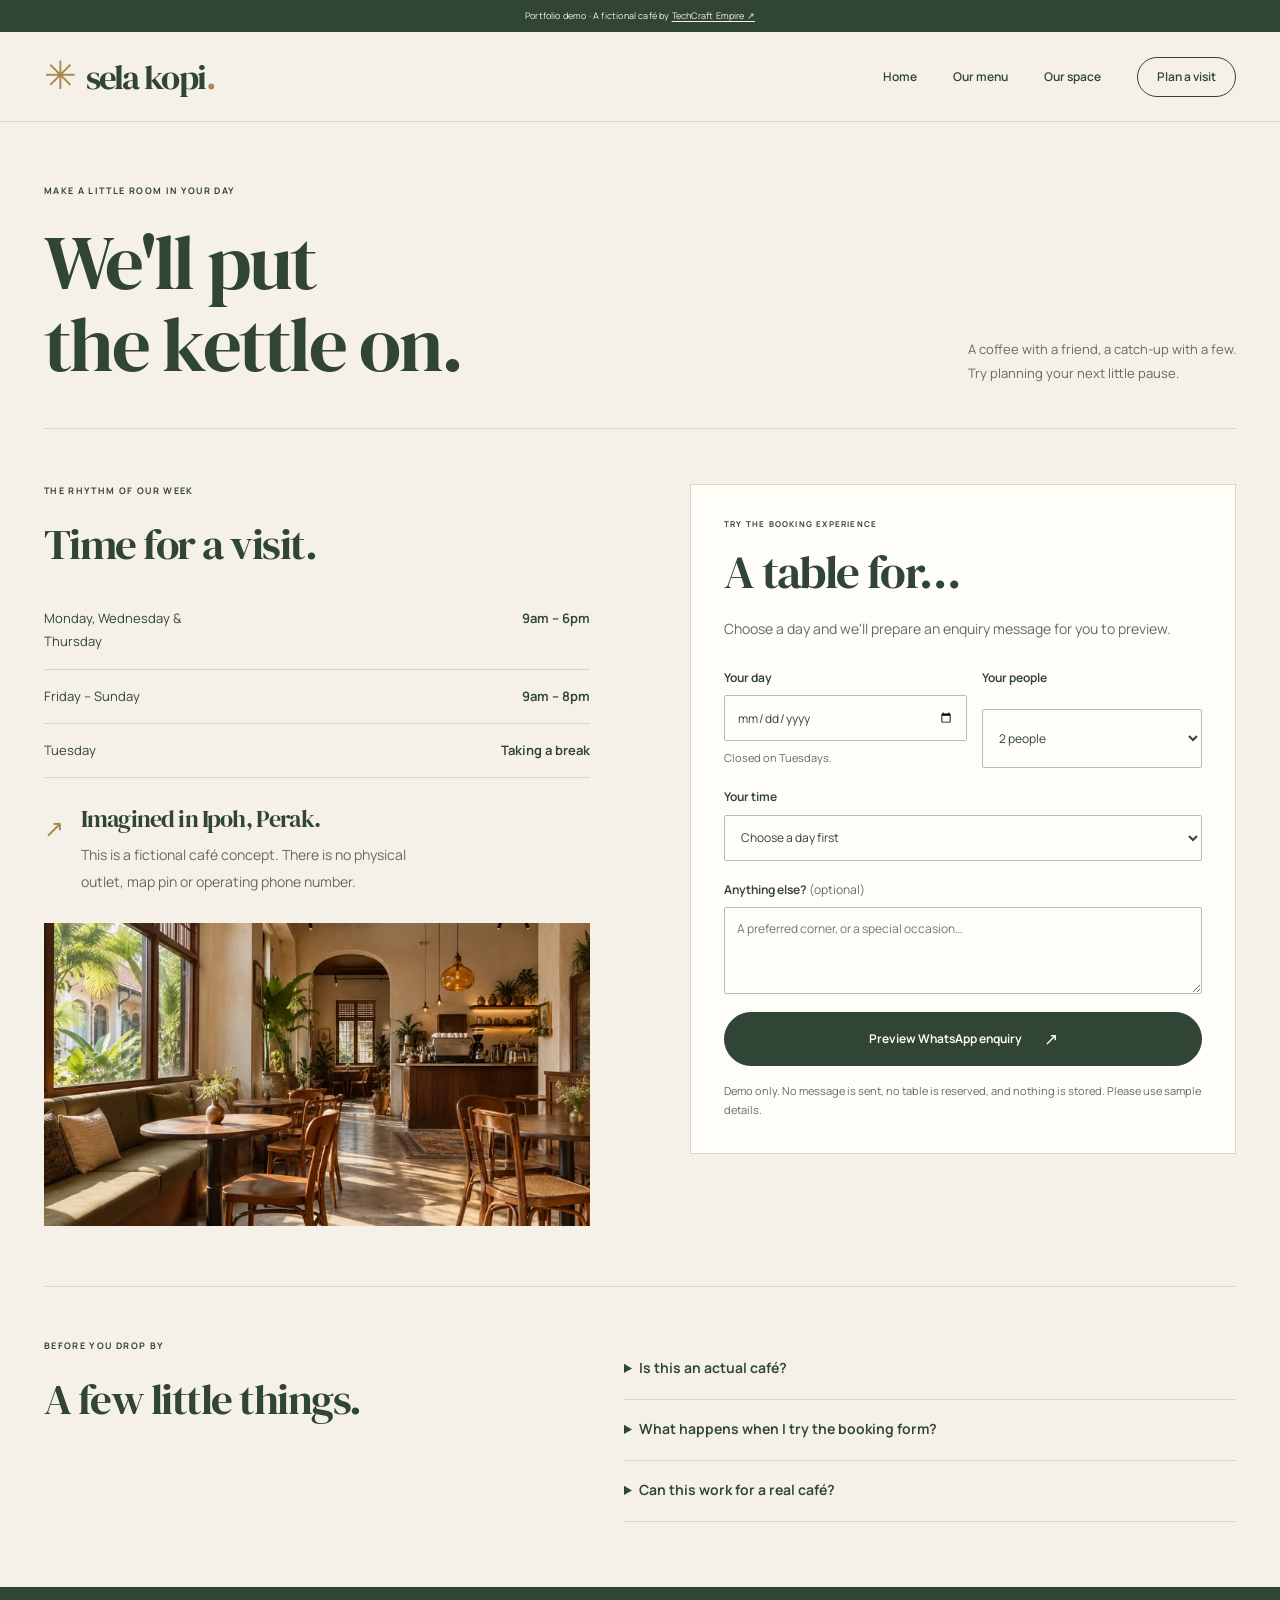
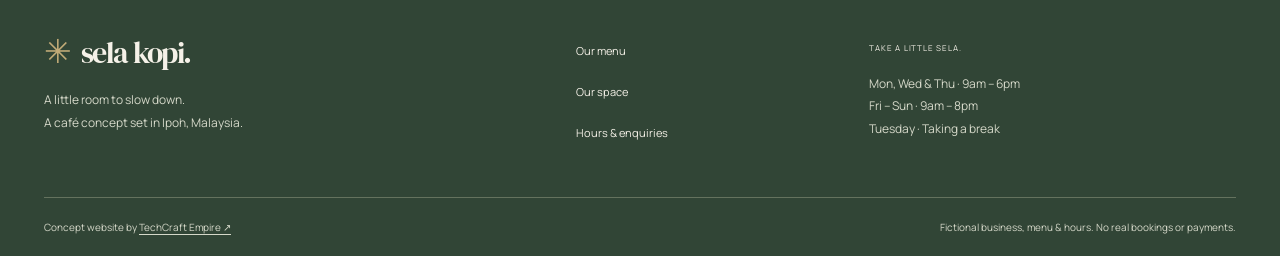
<file: sela-kopi/visit.html>
<!doctype html>
<html lang="en-MY">
  <head>
    <meta charset="utf-8" />
    <meta name="viewport" content="width=device-width,initial-scale=1" />
    <meta name="theme-color" content="#f5f1e8" />
    <title>Plan a visit — Sela Kopi · Portfolio Demo</title>
    <meta
      name="description"
      content="Explore illustrative café hours and try a table enquiry with a WhatsApp-style message preview. Sela Kopi is a fictional portfolio demo."
    />
    <link
      rel="canonical"
      href="https://techcraft-empire.github.io/sela-kopi/visit.html"
    />
    <meta property="og:type" content="website" />
    <meta property="og:locale" content="en_MY" />
    <meta property="og:title" content="Plan a visit — Sela Kopi" />
    <meta
      property="og:description"
      content="A fictional Malaysian café concept by TechCraft Empire. Coffee, comfort food and a little room to slow down."
    />
    <meta
      property="og:url"
      content="https://techcraft-empire.github.io/sela-kopi/visit.html"
    />
    <meta
      property="og:image"
      content="https://techcraft-empire.github.io/sela-kopi/assets/coffee-toast-1440.webp"
    />
    <meta name="twitter:card" content="summary_large_image" />
    <link rel="icon" href="assets/sela-mark.svg" type="image/svg+xml" />
    <link
      rel="preload"
      href="../assets/fonts/dm-serif.woff2"
      as="font"
      type="font/woff2"
      crossorigin
    />
    <link rel="stylesheet" href="assets/cafe.css" />
    <script src="assets/cafe.js" defer></script>
    <noscript
      ><style>
        .menu-toggle {
          display: none !important;
        }
        @media (max-width: 760px) {
          .nav {
            height: auto;
            flex-wrap: wrap;
            padding-block: 15px;
          }
          .nav nav {
            display: flex;
            position: static;
            flex-wrap: wrap;
            width: 100%;
            padding: 0;
            gap: 12px;
            border: 0;
            box-shadow: none;
          }
          .nav nav a {
            padding: 7px;
          }
          .nav nav a:last-child {
            margin: 0;
          }
        }
      </style></noscript
    >
  </head>
  <body>
    <a class="skip" href="#main">Skip to content</a>
    <div class="demo-banner">
      Portfolio demo · A fictional café by
      <a href="../#contoh">TechCraft Empire ↗</a>
    </div>
    <header class="cafe-header">
      <div class="wrap nav">
        <a class="wordmark" href="./" aria-label="Sela Kopi home"
          ><span class="sun" aria-hidden="true">✳</span> sela kopi<span
            class="wordmark-dot"
            >.</span
          ></a
        ><button
          class="menu-toggle"
          aria-controls="cafe-nav"
          aria-expanded="false"
        >
          Menu <span aria-hidden="true">☰</span>
        </button>
        <nav id="cafe-nav" aria-label="Main navigation">
          <a href="./">Home</a><a href="menu.html">Our menu</a
          ><a href="./#our-space">Our space</a
          ><a href="visit.html" aria-current="page">Plan a visit</a>
        </nav>
      </div>
    </header>
    <main id="main">
      <section class="page-intro wrap visit-intro">
        <div>
          <p class="eyebrow">MAKE A LITTLE ROOM IN YOUR DAY</p>
          <h1>We'll put<br />the kettle on.</h1>
        </div>
        <p>
          A coffee with a friend, a catch-up with a few.<br />Try planning your
          next little pause.
        </p>
      </section>
      <div class="wrap visit-layout">
        <section class="visit-info" aria-labelledby="hours-heading">
          <p class="eyebrow">THE RHYTHM OF OUR WEEK</p>
          <h2 id="hours-heading">Time for a visit.</h2>
          <dl class="hours">
            <div>
              <dt>Monday, Wednesday & Thursday</dt>
              <dd>9am – 6pm</dd>
            </div>
            <div>
              <dt>Friday – Sunday</dt>
              <dd>9am – 8pm</dd>
            </div>
            <div>
              <dt>Tuesday</dt>
              <dd>Taking a break</dd>
            </div>
          </dl>
          <div class="location-note">
            <span aria-hidden="true">↗</span>
            <div>
              <h3>Imagined in Ipoh, Perak.</h3>
              <p>
                This is a fictional café concept. There is no physical outlet,
                map pin or operating phone number.
              </p>
            </div>
          </div>
          <img
            class="visit-photo"
            src="assets/cafe-interior-720.webp"
            width="720"
            height="480"
            alt="Sunlit seating in the fictional Sela Kopi café"
            loading="lazy"
          />
        </section>
        <section class="booking-section" aria-labelledby="booking-heading">
          <p class="eyebrow">TRY THE BOOKING EXPERIENCE</p>
          <h2 id="booking-heading">A table for…</h2>
          <p class="booking-intro">
            Choose a day and we'll prepare an enquiry message for you to
            preview.
          </p>
          <form id="booking-form">
            <div class="form-row">
              <div class="field">
                <label for="visit-date">Your day</label
                ><input
                  type="date"
                  id="visit-date"
                  name="date"
                  required
                  aria-describedby="date-help"
                /><small id="date-help">Closed on Tuesdays.</small>
              </div>
              <div class="field">
                <label for="party-size">Your people</label
                ><select id="party-size" name="party">
                  <option value="1">Just me</option>
                  <option value="2" selected>2 people</option>
                  <option value="3">3 people</option>
                  <option value="4">4 people</option>
                  <option value="5">5 people</option>
                  <option value="6">6 people</option>
                  <option value="7">7 people</option>
                  <option value="8">8 people</option>
                </select>
              </div>
            </div>
            <div class="field">
              <label for="visit-time">Your time</label
              ><select id="visit-time" name="time" required>
                <option value="">Choose a day first</option>
              </select>
            </div>
            <div class="field">
              <label for="visit-note"
                >Anything else? <span>(optional)</span></label
              ><textarea
                id="visit-note"
                name="note"
                rows="3"
                maxlength="300"
                placeholder="A preferred corner, or a special occasion…"
              ></textarea>
            </div>
            <p class="form-error" id="booking-error" role="alert"></p>
            <button class="button full" type="submit">
              Preview WhatsApp enquiry <span aria-hidden="true">↗</span>
            </button>
            <p class="demo-form-note">
              Demo only. No message is sent, no table is reserved, and nothing
              is stored. Please use sample details.
            </p>
            <noscript
              ><p>
                JavaScript is needed for the enquiry preview. This demo does not
                accept real reservations.
              </p></noscript
            >
          </form>
        </section>
      </div>
      <section class="faq wrap">
        <div>
          <p class="eyebrow">BEFORE YOU DROP BY</p>
          <h2>A few little things.</h2>
        </div>
        <div class="faq-list">
          <details>
            <summary>Is this an actual café?</summary>
            <p>
              No. Sela Kopi is a fictional concept created to demonstrate
              TechCraft Empire's web design and development. The menu, hours and
              imagery are illustrative.
            </p>
          </details>
          <details>
            <summary>What happens when I try the booking form?</summary>
            <p>
              You can choose an illustrative date, time and party size, then
              preview a formatted enquiry message. No message is sent and no
              booking is made.
            </p>
          </details>
          <details>
            <summary>Can this work for a real café?</summary>
            <p>
              The design demonstrates a menu and enquiry flow. For a real
              business, its confirmed menu, opening hours and contact channel
              can be connected to the website.
            </p>
          </details>
        </div>
      </section>
      <dialog
        class="enquiry-dialog"
        id="enquiry-dialog"
        aria-labelledby="dialog-heading"
      >
        <button
          class="dialog-close"
          type="button"
          aria-label="Close enquiry preview"
        >
          ×
        </button>
        <p class="eyebrow">MESSAGE PREVIEW · DEMO ONLY</p>
        <h2 id="dialog-heading">Your little plan.</h2>
        <p class="dialog-description">
          This is how the enquiry could look in WhatsApp. Nothing has been sent.
        </p>
        <label for="enquiry-text">Enquiry message</label
        ><textarea id="enquiry-text" readonly rows="7"></textarea
        ><button class="button full" id="copy-enquiry" type="button">
          Copy sample message
        </button>
        <p id="copy-status" role="status"></p>
        <a class="text-link" href="../#contoh">Explore TechCraft Empire ↗</a>
      </dialog>
    </main>
    <footer class="cafe-footer">
      <div class="wrap footer-grid">
        <div>
          <a class="wordmark" href="./"
            ><span class="sun" aria-hidden="true">✳</span> sela kopi.</a
          >
          <p>
            A little room to slow down.<br />A café concept set in Ipoh,
            Malaysia.
          </p>
        </div>
        <nav aria-label="Footer navigation">
          <a href="menu.html">Our menu</a><a href="./#our-space">Our space</a
          ><a href="visit.html">Hours & enquiries</a>
        </nav>
        <div class="footer-hours">
          <span>TAKE A LITTLE SELA.</span>
          <p>
            Mon, Wed & Thu · 9am – 6pm<br />Fri – Sun · 9am – 8pm<br />Tuesday ·
            Taking a break
          </p>
        </div>
      </div>
      <div class="wrap footer-bottom">
        <p>Concept website by <a href="../#contoh">TechCraft Empire ↗</a></p>
        <p>Fictional business, menu & hours. No real bookings or payments.</p>
      </div>
    </footer>
  </body>
</html>
</file>
<file: assets/company.css>
@font-face {
  font-family: Manrope;
  src: url("fonts/manrope.woff2") format("woff2");
  font-style: normal;
  font-weight: 400 800;
  font-display: swap;
}
:root {
  --ink: #101b2d;
  --muted: #5b6573;
  --blue: #225ee7;
  --pale: #f4f6fa;
  --line: #dce1e8;
  --wrap: 1184px;
  font-family: Manrope, Arial, sans-serif;
  color: var(--ink);
  background: #fff;
  font-synthesis: none;
  scroll-behavior: smooth;
  scroll-padding-top: 100px;
}
* {
  box-sizing: border-box;
}
body {
  margin: 0;
  font-size: 15px;
  line-height: 1.7;
}
a {
  color: inherit;
  text-decoration: none;
}
button,
input,
textarea,
select {
  font: inherit;
}
button,
a {
  touch-action: manipulation;
}
button {
  cursor: pointer;
}
img {
  display: block;
  max-width: 100%;
  height: auto;
}
svg {
  display: block;
}
p {
  margin: 0 0 1em;
}
h1,
h2,
h3 {
  line-height: 1.15;
  letter-spacing: -0.045em;
  margin: 0;
  font-weight: 650;
}
h2 {
  font-size: clamp(32px, 3.7vw, 49px);
}
h3 {
  font-size: 23px;
}
ul {
  list-style: none;
  margin: 0;
  padding: 0;
}
a:focus-visible,
button:focus-visible,
summary:focus-visible {
  outline: 3px solid var(--blue);
  outline-offset: 5px;
}
input:focus-visible,
textarea:focus-visible,
select:focus-visible {
  outline: 2px solid var(--blue);
  outline-offset: 2px;
}
[hidden] {
  display: none !important;
}
.wrap {
  width: min(var(--wrap), calc(100% - 72px));
  margin-inline: auto;
}
.skip {
  position: fixed;
  left: 16px;
  top: 12px;
  z-index: 100;
  background: white;
  padding: 10px 20px;
  transform: translateY(-160%);
}
.skip:focus {
  transform: none;
}
.site-header {
  position: sticky;
  top: 0;
  background: #fffffff7;
  border-bottom: 1px solid var(--line);
  z-index: 20;
}
.nav {
  height: 85px;
  display: flex;
  align-items: center;
  justify-content: space-between;
  gap: 28px;
}
.brand {
  display: flex;
  align-items: center;
  gap: 10px;
  font-size: 18px;
  line-height: 1.1;
  letter-spacing: -0.05em;
  font-weight: 800;
}
.brand-second {
  display: block;
  font-size: 10px;
  font-weight: 600;
  letter-spacing: 0.25em;
  text-transform: uppercase;
  margin-top: 6px;
}
.nav nav {
  display: flex;
  align-items: center;
  gap: 31px;
  font-size: 13px;
  font-weight: 650;
}
.nav nav > a {
  padding-block: 11px;
}
.nav nav > a:hover,
.text-link:hover,
.site-footer a:hover {
  color: var(--blue);
}
.nav .nav-action {
  border: 1px solid var(--ink);
  padding: 9px 16px;
  display: flex;
  gap: 25px;
}
.nav .nav-action:hover {
  background: var(--ink);
  color: #fff;
}
.menu-toggle {
  display: none;
}
.hero {
  background: var(--pale);
  border-bottom: 1px solid var(--line);
}
.hero-grid {
  display: grid;
  grid-template-columns: 1.05fr 1fr;
  align-items: center;
  gap: 64px;
  padding-block: 88px 74px;
}
.eyebrow {
  font-size: 10px;
  font-weight: 800;
  letter-spacing: 0.15em;
  margin: 0 0 25px;
  display: flex;
  align-items: center;
  gap: 12px;
}
.blue-line {
  width: 25px;
  height: 2px;
  background: var(--blue);
}
h1 {
  font-size: clamp(43px, 4.65vw, 66px);
  font-weight: 650;
  line-height: 1.1;
  letter-spacing: -0.065em;
}
.hero h1 > span {
  color: var(--blue);
}
.lead {
  font-size: 16px;
  line-height: 1.9;
  max-width: 455px;
  margin: 26px 0 27px;
  color: var(--muted);
}
.actions {
  display: flex;
  align-items: center;
  gap: 22px;
  flex-wrap: wrap;
}
.button {
  display: inline-flex;
  align-items: center;
  justify-content: center;
  gap: 25px;
  min-height: 50px;
  padding: 13px 21px;
  background: var(--blue);
  border: 1px solid var(--blue);
  color: #fff;
  border-radius: 3px;
  font-size: 12px;
  font-weight: 750;
  line-height: 1.4;
  transition:
    background 0.18s,
    transform 0.18s;
}
.button:hover {
  background: #174ccc;
  transform: translateY(-2px);
}
.button span,
.text-link span {
  font-size: 19px;
  line-height: 1;
}
.button.outline {
  background: transparent;
  color: var(--ink);
  border-color: var(--line);
}
.button.outline:hover {
  border-color: var(--blue);
}
.text-link {
  display: inline-flex;
  align-items: center;
  gap: 14px;
  min-height: 44px;
  font-size: 12px;
  font-weight: 750;
  text-decoration: underline;
  text-underline-offset: 5px;
  text-decoration-color: #a7afb9;
}
.hero-footnote {
  font-size: 11px;
  color: var(--muted);
  margin: 26px 0 0;
}
.hero-work {
  min-width: 0;
}
.work-label {
  display: flex;
  justify-content: space-between;
  font-size: 9px;
  letter-spacing: 0.14em;
  color: var(--muted);
  margin-bottom: 14px;
  font-weight: 700;
}
.hero-screen {
  display: block;
  box-shadow: 0 20px 42px #15274417;
  border: 1px solid #ccd3df;
  background: white;
  transition: transform 0.22s;
}
.hero-screen:hover {
  transform: translateY(-4px);
}
.hero-screen img {
  width: 100%;
  aspect-ratio: 1.6;
  object-fit: cover;
  object-position: top;
  background: #ede6d6;
}
.window-top {
  display: flex;
  justify-content: space-between;
  align-items: center;
  gap: 12px;
  height: 30px;
  padding: 0 10px;
  font-size: 7px;
  color: #647185;
  border-bottom: 1px solid #e5e5e5;
}
.dots {
  color: #a9b3c4;
  font-size: 6px;
  letter-spacing: 3px;
}
.hero-note {
  display: flex;
  align-items: center;
  gap: 18px;
  padding-top: 25px;
}
.hero-note .small-cross {
  font-size: 32px;
  color: var(--blue);
  font-weight: 400;
}
.hero-note p {
  font-size: 11px;
  color: var(--muted);
  margin: 0;
}
.hero-note strong {
  font-weight: 600;
  color: var(--ink);
}
.hero-note > a {
  margin-left: auto;
  font-size: 28px;
  line-height: 1.2;
  letter-spacing: -0.05em;
}
.hero-note > a span {
  font-size: 16px;
  color: var(--blue);
}
.hero-note small {
  display: block;
  font-size: 7px;
  letter-spacing: 0.1em;
  margin-top: 7px;
  color: var(--muted);
}
.capability-strip {
  border-bottom: 1px solid var(--line);
  background: #fff;
}
.capability-strip > .wrap {
  display: grid;
  grid-template-columns: repeat(4, 1fr);
  padding-block: 23px;
  gap: 12px;
}
.capability-strip span {
  font-size: 10px;
  text-align: center;
  border-right: 1px solid var(--line);
  font-weight: 650;
}
.capability-strip span:last-child {
  border: 0;
}
.section {
  padding-block: 90px;
}
.section-heading {
  display: flex;
  justify-content: space-between;
  align-items: flex-end;
  gap: 60px;
  margin-bottom: 45px;
}
.section-heading > p {
  max-width: 345px;
  margin: 0;
  color: var(--muted);
  font-size: 13px;
  line-height: 1.9;
}
.section-heading .eyebrow {
  color: var(--blue);
  margin-bottom: 19px;
}
.service-grid {
  display: grid;
  grid-template-columns: repeat(3, 1fr);
  border-top: 1px solid var(--line);
  border-bottom: 1px solid var(--line);
}
.service {
  padding: 30px 30px 32px;
  position: relative;
  border-right: 1px solid var(--line);
}
.service:first-child {
  padding-left: 0;
}
.service:last-child {
  border-right: 0;
  padding-right: 0;
}
.service-icon {
  display: block;
  color: var(--blue);
  margin-bottom: 31px;
}
.service-icon svg {
  width: 32px;
  height: 32px;
  stroke: currentColor;
  fill: none;
  stroke-width: 1.4;
  stroke-linejoin: round;
}
.service-number {
  position: absolute;
  right: 29px;
  top: 35px;
  font-size: 10px;
  color: #727b88;
}
.service h3 {
  margin-bottom: 14px;
  font-size: 21px;
}
.service p {
  font-size: 12px;
  line-height: 1.9;
  color: var(--muted);
  max-width: 290px;
  min-height: 69px;
}
.service ul {
  font-size: 11px;
  margin-top: 25px;
  color: #3a4658;
}
.service li {
  padding-top: 7px;
}
.service li:before {
  content: "↳";
  color: var(--blue);
  margin-right: 10px;
}
.portfolio {
  background: #f4f5f7;
}
.project-grid {
  display: grid;
  grid-template-columns: 1fr 1fr;
  gap: 35px;
}
.project-preview {
  display: block;
  position: relative;
  padding: 64px 28px 0;
  overflow: hidden;
  height: 335px;
}
.cafe-preview {
  background: #dedccf;
}
.barber-preview {
  background: #bdc8d2;
}
.project-badge {
  position: absolute;
  top: 20px;
  left: 25px;
  font-size: 8px;
  letter-spacing: 0.12em;
  background: #ffffffd9;
  padding: 5px 9px;
  font-weight: 750;
}
.preview-browser {
  border: 1px solid #ffffffe3;
  box-shadow: 0 12px 30px #0002;
  transform: translateY(8px);
  transition: transform 0.25s;
  background: #fff;
}
.project-preview:hover .preview-browser {
  transform: translateY(0);
}
.preview-bar {
  height: 21px;
  font-size: 7px;
  display: flex;
  justify-content: space-between;
  align-items: center;
  padding: 0 9px;
  color: #657079;
  background: white;
}
.preview-bar span:first-child {
  font-size: 5px;
  letter-spacing: 2px;
  color: #aaa;
}
.preview-browser img {
  width: 100%;
  aspect-ratio: 1.6;
  object-fit: cover;
  object-position: top;
}
.preview-arrow {
  position: absolute;
  right: 20px;
  top: 15px;
  font-size: 23px;
}
.project-meta {
  display: flex;
  justify-content: space-between;
  font-size: 9px;
  font-weight: 650;
  letter-spacing: 0.1em;
  color: var(--muted);
  margin: 22px 0 12px;
}
.project-title {
  display: flex;
  justify-content: space-between;
  align-items: center;
  gap: 14px;
}
.project-title h3 {
  font-size: 27px;
}
.project > p {
  font-size: 12px;
  line-height: 1.85;
  max-width: 450px;
  margin: 10px 0 17px;
  color: var(--muted);
}
.tags {
  display: flex;
  gap: 6px;
  flex-wrap: wrap;
}
.tags li {
  border: 1px solid #cfd5dd;
  border-radius: 2px;
  padding: 3px 9px;
  font-size: 9px;
  color: #425065;
}
.portfolio-note {
  font-size: 11px;
  color: var(--muted);
  padding-top: 25px;
  margin: 33px 0 0;
  border-top: 1px solid var(--line);
}
.portfolio-note span {
  color: var(--blue);
  font-size: 17px;
  margin-right: 12px;
}
.approach-grid {
  display: grid;
  grid-template-columns: 1fr 1fr;
  gap: 95px;
}
.approach .eyebrow {
  color: var(--blue);
}
.approach-intro {
  font-size: 14px;
  color: var(--muted);
  max-width: 330px;
  margin: 24px 0 20px;
}
.principles article {
  display: flex;
  gap: 22px;
  border-bottom: 1px solid var(--line);
  padding: 24px 0;
}
.principles article:first-child {
  padding-top: 0;
}
.principles article > span {
  color: var(--blue);
  font-size: 10px;
  padding-top: 6px;
}
.principles h3 {
  font-size: 20px;
  margin-bottom: 11px;
}
.principles p {
  font-size: 12px;
  color: var(--muted);
  line-height: 1.85;
  margin: 0;
}
.process-section {
  background: var(--pale);
  border-top: 1px solid var(--line);
}
.process {
  padding: 0;
  margin: 0;
  display: grid;
  grid-template-columns: repeat(4, 1fr);
  gap: 28px;
  list-style: none;
}
.process li {
  border-top: 1px solid #abb9ce;
  padding-top: 20px;
}
.process span {
  font-size: 9px;
  letter-spacing: 0.1em;
  color: var(--blue);
  font-weight: 800;
}
.process h3 {
  font-size: 18px;
  margin: 23px 0 12px;
}
.process p {
  font-size: 12px;
  color: var(--muted);
  line-height: 1.85;
  margin: 0;
}
.contact {
  padding-block: 75px;
  background: var(--ink);
  color: #fff;
}
.contact-grid {
  display: grid;
  grid-template-columns: 1.3fr 1fr;
  gap: 80px;
  align-items: center;
}
.contact .eyebrow {
  color: #a8bce1;
}
.contact h2 {
  font-size: clamp(36px, 4.5vw, 59px);
}
.contact h2 span {
  color: #83a7ff;
}
.contact p:not(.eyebrow) {
  font-size: 12px;
  color: #b9c4d6;
  max-width: 390px;
  margin: 25px 0 0;
  line-height: 1.9;
}
.contact-action {
  justify-self: end;
}
.button.light {
  color: var(--ink);
  background: #fff;
  border-color: #fff;
}
.button.light:hover {
  background: #dce7ff;
}
.contact-action > p {
  text-align: center;
  font-size: 10px !important;
  margin-top: 15px !important;
}
.footer-top {
  display: flex;
  justify-content: space-between;
  align-items: center;
  gap: 35px;
  padding-block: 42px;
}
.footer-top > p {
  font-size: 12px;
  color: var(--muted);
  margin: 0;
}
.footer-top nav {
  display: flex;
  gap: 23px;
  font-size: 11px;
}
.footer-top nav a {
  padding-block: 12px;
}
.footer-bottom {
  display: flex;
  justify-content: space-between;
  gap: 20px;
  border-top: 1px solid var(--line);
  padding-block: 22px;
  font-size: 9px;
  color: var(--muted);
}
.brief-header {
  padding: 60px 0 35px;
}
.brief-header h1 {
  font-size: clamp(36px, 5vw, 56px);
}
.brief-header > p {
  color: var(--muted);
  max-width: 610px;
  margin-top: 20px;
}
.brief-layout {
  display: grid;
  grid-template-columns: 1.3fr 0.8fr;
  gap: 70px;
  padding-bottom: 85px;
}
.brief-form {
  display: grid;
  gap: 20px;
}
.field {
  display: grid;
  gap: 7px;
}
.field label,
fieldset legend {
  font-size: 12px;
  font-weight: 750;
}
.field input,
.field select,
.field textarea {
  width: 100%;
  min-height: 48px;
  border: 1px solid #c2cad5;
  border-radius: 3px;
  background: white;
  padding: 11px 13px;
  color: var(--ink);
}
.field textarea {
  resize: vertical;
}
.field small,
.form-note {
  font-size: 11px;
  color: var(--muted);
}
.field-row {
  display: grid;
  grid-template-columns: 1fr 1fr;
  gap: 18px;
}
.brief-aside {
  background: var(--pale);
  padding: 30px;
  align-self: start;
  border-top: 3px solid var(--blue);
}
.brief-aside h2 {
  font-size: 25px;
}
.brief-aside p,
.brief-aside li {
  font-size: 12px;
  color: var(--muted);
  line-height: 1.9;
}
.brief-aside ul {
  padding-left: 17px;
  list-style: disc;
}
.brief-aside p {
  margin-top: 17px;
}
.result-panel {
  background: var(--pale);
  padding: 25px;
  border: 1px solid var(--line);
  margin-top: 10px;
}
.result-panel h2 {
  font-size: 25px;
}
.result-panel textarea {
  width: 100%;
  min-height: 220px;
  margin: 20px 0;
  padding: 14px;
  border: 1px solid var(--line);
  font:
    13px/1.8 Manrope,
    Arial;
  resize: vertical;
}
.result-status {
  font-size: 12px;
  margin-top: 15px;
  color: #285741;
}
.result-panel p {
  font-size: 12px;
}
.form-note {
  line-height: 1.7;
  margin: 0;
}
@media (min-width: 1500px) {
  .hero-grid {
    padding-block: 100px;
  }
}
@media (max-width: 1050px) {
  .hero-grid {
    gap: 35px;
  }
  .hero h1 {
    font-size: 49px;
  }
  .actions {
    gap: 12px;
  }
  .hero-note p {
    font-size: 10px;
  }
  .project-preview {
    height: 290px;
    padding-inline: 18px;
  }
  .approach-grid {
    gap: 50px;
  }
  .nav nav {
    gap: 20px;
  }
  .service {
    padding-inline: 23px;
  }
  .section {
    padding-block: 70px;
  }
}
@media (max-width: 760px) {
  :root {
    scroll-padding-top: 80px;
  }
  .wrap {
    width: calc(100% - 40px);
  }
  .nav {
    height: 72px;
  }
  .menu-toggle {
    display: flex;
    align-items: center;
    gap: 12px;
    background: none;
    border: 1px solid var(--line);
    min-height: 44px;
    padding: 0 13px;
    font-size: 12px;
  }
  .menu-lines {
    width: 16px;
    height: 8px;
    border-block: 1.5px solid var(--ink);
  }
  .nav nav {
    position: absolute;
    top: 72px;
    left: 0;
    right: 0;
    padding: 18px 20px 23px;
    background: #fff;
    box-shadow: 0 15px 20px #12203912;
    display: none;
    align-items: stretch;
    gap: 2px;
    border-bottom: 1px solid var(--line);
  }
  .nav nav.open {
    display: flex;
    flex-direction: column;
  }
  .nav nav > a {
    padding: 13px 0;
  }
  .nav .nav-action {
    padding: 11px 14px;
    margin-top: 10px;
    justify-content: space-between;
  }
  .hero-grid {
    grid-template-columns: 1fr;
    gap: 40px;
    padding-block: 52px 36px;
  }
  .hero h1 {
    font-size: clamp(41px, 8.4vw, 62px);
  }
  .hero .lead {
    max-width: 570px;
    font-size: 15px;
  }
  .eyebrow {
    font-size: 9px;
    letter-spacing: 0.13em;
    margin-bottom: 21px;
  }
  .hero-footnote {
    font-size: 10px;
  }
  .hero-work {
    max-width: 580px;
    width: 100%;
  }
  .hero-note {
    padding-top: 18px;
  }
  .hero-note p {
    font-size: 11px;
  }
  .hero-screen img {
    aspect-ratio: 1.6;
  }
  .capability-strip > .wrap {
    grid-template-columns: 1fr 1fr;
    row-gap: 17px;
    padding-block: 22px;
  }
  .capability-strip span:nth-child(2) {
    border: 0;
  }
  .capability-strip span {
    font-size: 9px;
    text-align: left;
  }
  .capability-strip span:nth-child(even) {
    padding-left: 10px;
  }
  .section {
    padding-block: 59px;
  }
  .section-heading {
    display: block;
    margin-bottom: 30px;
  }
  .section-heading > p {
    margin-top: 20px;
    max-width: 480px;
    font-size: 13px;
  }
  .service-grid {
    grid-template-columns: 1fr;
  }
  .service,
  .service:first-child,
  .service:last-child {
    padding: 26px 0;
    border: 0;
    border-bottom: 1px solid var(--line);
  }
  .service:last-child {
    border: 0;
  }
  .service-icon {
    margin-bottom: 22px;
  }
  .service-number {
    right: 0;
    top: 30px;
  }
  .service p {
    min-height: 0;
    max-width: 95%;
    font-size: 13px;
  }
  .service ul {
    margin-top: 15px;
    display: flex;
    gap: 6px 20px;
    flex-wrap: wrap;
  }
  .project-grid {
    grid-template-columns: 1fr;
    gap: 37px;
  }
  .project-preview {
    height: auto;
    aspect-ratio: 1.57;
    padding: 56px 24px 0;
  }
  .project-title h3 {
    font-size: 25px;
  }
  .project > p {
    font-size: 13px;
  }
  .project-title .text-link {
    font-size: 11px;
    gap: 8px;
  }
  .portfolio-note {
    font-size: 10px;
    line-height: 1.9;
    margin-top: 28px;
  }
  .approach-grid {
    grid-template-columns: 1fr;
    gap: 32px;
  }
  .approach-intro {
    max-width: 460px;
  }
  .principles p {
    font-size: 13px;
  }
  .principles article {
    padding-block: 22px;
  }
  .process {
    grid-template-columns: 1fr 1fr;
    gap: 28px 20px;
  }
  .process h3 {
    font-size: 18px;
    margin-top: 16px;
  }
  .contact-grid {
    grid-template-columns: 1fr;
    gap: 28px;
  }
  .contact {
    padding-block: 52px;
  }
  .contact-action {
    justify-self: start;
  }
  .contact-action > p {
    text-align: left;
  }
  .contact p:not(.eyebrow) {
    font-size: 13px;
  }
  .footer-top {
    flex-wrap: wrap;
    gap: 25px;
    padding-block: 32px;
  }
  .footer-top > p {
    font-size: 10px;
  }
  .footer-top nav {
    width: 100%;
    gap: 27px;
  }
  .footer-bottom {
    flex-wrap: wrap;
    gap: 12px;
    font-size: 9px;
  }
  .footer-bottom > span:nth-child(2) {
    order: 3;
    width: 100%;
  }
  .footer-bottom > a {
    margin-left: auto;
  }
  .brief-layout {
    grid-template-columns: 1fr;
    gap: 28px;
  }
  .brief-header {
    padding-top: 42px;
  }
  .field-row {
    grid-template-columns: 1fr;
  }
  .brief-aside {
    padding: 24px;
  }
  .button {
    min-height: 49px;
  }
}
@media (max-width: 380px) {
  .wrap {
    width: calc(100% - 32px);
  }
  .brand {
    font-size: 17px;
  }
  .hero h1 {
    font-size: 39px;
  }
  .actions {
    align-items: flex-start;
    flex-direction: column;
  }
  .hero-note {
    gap: 10px;
  }
  .hero-note p {
    font-size: 9px;
  }
  .project-preview {
    padding-inline: 16px;
  }
  .project-title {
    align-items: flex-start;
  }
  .process {
    gap: 25px 16px;
  }
  .process h3 {
    font-size: 17px;
  }
}
@media (prefers-reduced-motion: reduce) {
  :root {
    scroll-behavior: auto;
  }
  *,
  *:before,
  *:after {
    transition: none !important;
    animation: none !important;
  }
}
/* Keep reading text comfortable while labels stay visually secondary. */
.service p,
.project > p,
.principles p,
.process p {
  font-size: 14px;
}
.service ul {
  font-size: 12px;
}
.service p {
  min-height: 80px;
}
.section-heading > p {
  font-size: 14px;
}
.portfolio-note {
  font-size: 12px;
}
.contact p:not(.eyebrow) {
  font-size: 14px;
}
.footer-top nav {
  font-size: 12px;
}
.footer-bottom {
  font-size: 10px;
}
.brief-aside p,
.brief-aside li,
.result-panel p {
  font-size: 14px;
}
.field label {
  font-size: 13px;
}
.field small,
.form-note {
  font-size: 12px;
}
.tags li {
  font-size: 10px;
}
.project-meta {
  font-size: 10px;
}
.button,
.text-link {
  font-size: 13px;
}
@media (max-width: 760px) {
  .service p {
    min-height: 0;
  }
  .project-title .text-link {
    font-size: 11px;
  }
  .footer-bottom {
    font-size: 10px;
  }
  .hero-note p {
    font-size: 10px;
  }
  .contact-action > p {
    font-size: 11px !important;
  }
}


/* Final visual polish — secondary QA pass */
.hero-copy { position: relative; }
.hero-copy::before {
  content: ""; position: absolute; width: 72px; height: 72px;
  border: 1px solid #d8deea; border-radius: 50%; left: -34px; top: -28px;
  opacity: .55; pointer-events: none;
}
.hero-screen, .project-preview { overflow: hidden; }
.hero-screen { box-shadow: 0 24px 60px rgba(16,27,45,.12), 0 2px 8px rgba(16,27,45,.05); }
.project-preview { transition: transform .22s ease, box-shadow .22s ease; }
.project-preview:hover { transform: translateY(-4px); box-shadow: 0 18px 40px rgba(16,27,45,.10); }
.service { transition: background .2s ease, transform .2s ease; }
.service:hover { background: #f8f9fc; transform: translateY(-2px); }
.contact .button.light { box-shadow: 0 12px 30px rgba(0,0,0,.12); }
@media (max-width: 760px) {
  .hero-copy::before { display:none; }
  .service:hover { transform:none; }
  .project-preview:hover { transform:none; box-shadow:none; }
}
@media (prefers-reduced-motion: reduce) {
  .project-preview, .service { transition:none; }
}
</file>
<file: sela-kopi/assets/cafe.css>
@font-face {
  font-family: Manrope;
  src: url("../../assets/fonts/manrope.woff2") format("woff2");
  font-weight: 400 800;
  font-style: normal;
  font-display: swap;
}
@font-face {
  font-family: "DM Serif";
  src: url("../../assets/fonts/dm-serif.woff2") format("woff2");
  font-weight: 400;
  font-style: normal;
  font-display: swap;
}
:root {
  --cream: #f5f1e8;
  --paper: #fffdf7;
  --green: #314536;
  --muted: #666a5c;
  --gold: #a7894e;
  --line: #d6d6c6;
  --serif: "DM Serif", Georgia, serif;
  font-family: Manrope, Arial, sans-serif;
  color: var(--green);
  background: var(--cream);
  font-synthesis: none;
  scroll-behavior: smooth;
  scroll-padding-top: 100px;
}
* {
  box-sizing: border-box;
}
body {
  margin: 0;
  font-size: 14px;
  line-height: 1.8;
}
a {
  color: inherit;
  text-decoration: none;
}
button,
input,
select,
textarea {
  font: inherit;
}
button,
a {
  touch-action: manipulation;
}
button {
  cursor: pointer;
}
h1,
h2,
h3,
p,
figure {
  margin: 0;
}
h1,
h2,
h3 {
  font-family: var(--serif);
  font-weight: 400;
  line-height: 1.07;
  letter-spacing: -0.035em;
}
h1 {
  font-size: clamp(58px, 6.5vw, 92px);
}
h2 {
  font-size: clamp(39px, 4.6vw, 59px);
}
h3 {
  font-size: 28px;
}
img {
  display: block;
  max-width: 100%;
  height: auto;
  background: #ddd8c4;
  color: var(--green);
}
a:focus-visible,
button:focus-visible,
summary:focus-visible {
  outline: 3px solid var(--green);
  outline-offset: 5px;
}
input:focus-visible,
textarea:focus-visible,
select:focus-visible {
  outline: 2px solid var(--green);
  outline-offset: 3px;
}
[hidden] {
  display: none !important;
}
.wrap {
  width: min(1220px, calc(100% - 88px));
  margin-inline: auto;
}
.skip {
  position: fixed;
  top: 12px;
  left: 12px;
  z-index: 50;
  background: var(--paper);
  padding: 10px 16px;
  transform: translateY(-160%);
}
.skip:focus {
  transform: none;
}
.demo-banner {
  background: var(--green);
  color: var(--cream);
  padding: 6px 18px;
  text-align: center;
  font-size: 9px;
  letter-spacing: 0.02em;
  line-height: 1.6;
}
.demo-banner a {
  text-decoration: underline;
  text-underline-offset: 2px;
  display: inline-block;
  padding: 3px 0;
}
.demo-banner a:focus-visible {
  outline-color: white;
}
.cafe-header {
  border-bottom: 1px solid var(--line);
  background: var(--cream);
}
.nav {
  height: 89px;
  display: flex;
  justify-content: space-between;
  align-items: center;
  gap: 30px;
}
.wordmark {
  font-family: var(--serif);
  font-size: 35px;
  letter-spacing: -0.055em;
  display: flex;
  gap: 9px;
  align-items: center;
  line-height: 1.2;
  white-space: nowrap;
}
.wordmark .sun {
  font-family: Georgia, serif;
  font-size: 39px;
  color: var(--gold);
  letter-spacing: 0;
}
.wordmark-dot {
  margin-left: -8px;
  color: var(--gold);
}
.nav nav {
  display: flex;
  align-items: center;
  gap: 36px;
  font-size: 12px;
  font-weight: 600;
}
.nav nav a {
  padding-block: 12px;
  position: relative;
}
.nav nav a[aria-current]:after {
  content: "";
  position: absolute;
  left: 0;
  right: 0;
  bottom: 6px;
  height: 1px;
  background: var(--green);
}
.nav nav a:last-child {
  border: 1px solid var(--green);
  padding: 8px 19px;
  border-radius: 30px;
}
.nav nav a:last-child:after {
  display: none;
}
.nav nav a:hover {
  color: #836526;
}
.menu-toggle {
  display: none;
}
.cafe-hero {
  display: grid;
  grid-template-columns: 0.93fr 1.1fr;
  gap: 60px;
  align-items: center;
  padding-top: 38px;
  padding-bottom: 44px;
}
.hero-copy {
  padding-block: 20px;
}
.eyebrow {
  font-size: 9px;
  letter-spacing: 0.15em;
  font-weight: 700;
  margin-bottom: 23px;
  line-height: 1.5;
}
.hero-copy h1 {
  font-size: clamp(54px, 6.25vw, 84px);
  letter-spacing: -0.045em;
}
.intro {
  color: var(--muted);
  font-size: 14px;
  line-height: 1.9;
  max-width: 370px;
  margin-top: 24px;
}
.hero-actions {
  display: flex;
  align-items: center;
  gap: 23px;
  margin-top: 28px;
  flex-wrap: wrap;
}
.button {
  background: var(--green);
  border: 1px solid var(--green);
  color: var(--paper);
  border-radius: 30px;
  display: inline-flex;
  align-items: center;
  justify-content: center;
  gap: 22px;
  padding: 13px 22px;
  min-height: 48px;
  font-size: 11px;
  font-weight: 650;
  line-height: 1.5;
  transition:
    background 0.2s,
    transform 0.2s;
}
.button:hover {
  background: #1f3224;
  transform: translateY(-2px);
}
.button:focus-visible {
  outline-offset: 4px;
}
.button span {
  font-size: 17px;
}
.text-link {
  font-size: 11px;
  display: inline-flex;
  align-items: center;
  gap: 20px;
  min-height: 44px;
  text-decoration: underline;
  text-underline-offset: 6px;
  font-weight: 650;
}
.text-link:hover {
  color: #836526;
}
.hero-location {
  margin-top: 40px;
  display: flex;
  align-items: center;
  gap: 13px;
  font-size: 8px;
  letter-spacing: 0.08em;
  font-weight: 700;
}
.tiny-sun {
  color: var(--gold);
  font-size: 26px;
}
.hero-location small {
  font-size: 10px;
  letter-spacing: 0;
  color: var(--muted);
  font-weight: 400;
}
.hero-image {
  align-self: stretch;
  min-width: 0;
  position: relative;
  display: flex;
  flex-direction: column;
  justify-content: center;
}
.hero-image img {
  width: 100%;
  height: 515px;
  object-fit: cover;
  object-position: 52% center;
  border-radius: 150px 150px 0 0;
}
.hero-image figcaption {
  display: flex;
  justify-content: space-between;
  gap: 16px;
  font-size: 7px;
  letter-spacing: 0.1em;
  padding-top: 14px;
  color: var(--muted);
}
.cafe-ribbon {
  border-block: 1px solid var(--line);
  background: #e9eadd;
}
.cafe-ribbon .wrap {
  display: flex;
  align-items: center;
  justify-content: space-around;
  gap: 18px;
  padding-block: 18px;
  font-family: var(--serif);
  font-size: 22px;
}
.cafe-ribbon [aria-hidden] {
  color: var(--gold);
  font-size: 20px;
}
.section {
  padding-block: 80px;
}
.section-head {
  display: flex;
  justify-content: space-between;
  align-items: flex-end;
  gap: 30px;
  margin-bottom: 38px;
}
.section-head .eyebrow {
  margin-bottom: 17px;
}
.house-picks {
  display: grid;
  grid-template-columns: repeat(3, 1fr);
  border-top: 1px solid var(--line);
  border-bottom: 1px solid var(--line);
}
.house-picks article {
  padding: 25px 28px 28px;
  border-right: 1px solid var(--line);
  display: flex;
  flex-direction: column;
}
.house-picks article:first-child {
  padding-left: 0;
}
.house-picks article:last-child {
  padding-right: 0;
  border: 0;
}
.pick-number {
  font-size: 8px;
  letter-spacing: 0.12em;
  color: var(--muted);
  margin-bottom: 28px;
}
.house-picks h3 {
  font-size: 29px;
  line-height: 1.18;
}
.house-picks p {
  font-size: 12px;
  color: var(--muted);
  line-height: 1.9;
  margin: 14px 0 21px;
  max-width: 290px;
}
.house-picks strong {
  font-size: 13px;
  font-weight: 700;
  margin-top: auto;
}
.space-section {
  background: #e8e9dc;
  padding-block: 74px;
}
.space-grid {
  display: grid;
  grid-template-columns: 1.04fr 1fr;
  gap: 85px;
  align-items: center;
}
.space-image img {
  width: 100%;
  aspect-ratio: 1.18;
  object-fit: cover;
}
.space-image figcaption {
  font-size: 7px;
  letter-spacing: 0.12em;
  margin-top: 12px;
  color: var(--muted);
}
.space-copy h2 {
  margin-bottom: 25px;
}
.space-copy > p:not(.eyebrow) {
  font-size: 13px;
  color: #586251;
  line-height: 1.9;
  margin-bottom: 17px;
  max-width: 410px;
}
.space-notes {
  display: flex;
  gap: 25px;
  border-block: 1px solid #c7ccbb;
  padding-block: 15px;
  margin-block: 25px;
  font-size: 10px;
}
.space-notes span:before {
  content: "↳";
  color: var(--gold);
  margin-right: 8px;
}
.visit-cta {
  display: flex;
  align-items: center;
  gap: 35px;
  padding-block: 68px;
}
.large-sun {
  font-family: Georgia;
  font-size: 78px;
  color: var(--gold);
  line-height: 1;
}
.visit-cta h2 {
  font-size: 43px;
}
.visit-cta .eyebrow {
  margin-bottom: 12px;
}
.visit-cta p:not(.eyebrow) {
  color: var(--muted);
  font-size: 12px;
  margin-top: 12px;
}
.visit-cta .button {
  margin-left: auto;
}
.cafe-footer {
  background: var(--green);
  color: var(--cream);
}
.footer-grid {
  display: grid;
  grid-template-columns: 1.3fr 0.65fr 1fr;
  gap: 55px;
  padding-block: 46px;
}
.cafe-footer .wordmark {
  font-size: 30px;
}
.cafe-footer .wordmark .sun {
  font-size: 33px;
  color: #c0aa77;
}
.footer-grid p {
  font-size: 11px;
  color: #d5d8c9;
  line-height: 1.9;
  margin-top: 16px;
}
.footer-grid nav {
  display: flex;
  flex-direction: column;
  align-items: flex-start;
  font-size: 11px;
  gap: 5px;
}
.footer-grid nav > a {
  padding-block: 8px;
}
.footer-hours > span {
  font-size: 8px;
  letter-spacing: 0.1em;
}
.footer-hours p {
  margin-top: 14px;
}
.footer-bottom {
  border-top: 1px solid #64725e;
  padding-block: 20px;
  display: flex;
  justify-content: space-between;
  gap: 25px;
  font-size: 8px;
  color: #d5d8c9;
}
.footer-bottom a {
  text-decoration: underline;
  text-underline-offset: 3px;
}
.cafe-footer a:focus-visible {
  outline-color: var(--cream);
}
.page-intro {
  padding-block: 62px 43px;
  border-bottom: 1px solid var(--line);
}
.page-intro h1 {
  font-size: clamp(49px, 6vw, 78px);
}
.page-intro > p:not(.eyebrow) {
  color: var(--muted);
  margin-top: 22px;
  font-size: 13px;
}
.menu-section {
  padding-block: 30px 60px;
}
.menu-tools {
  display: flex;
  align-items: flex-end;
  justify-content: space-between;
  gap: 30px;
}
.filters {
  display: flex;
  gap: 8px;
  flex-wrap: wrap;
}
.filters button {
  border: 1px solid #b4bdab;
  background: transparent;
  color: var(--green);
  border-radius: 25px;
  min-height: 44px;
  padding: 9px 17px;
  font-size: 10px;
}
.filters button:hover {
  background: #e1e4d5;
}
.filters button[aria-pressed="true"] {
  background: var(--green);
  color: #fff;
}
.search-field {
  display: grid;
  gap: 6px;
  flex-shrink: 0;
}
.search-field label {
  font-size: 9px;
  color: var(--muted);
}
.search-field input {
  border: 1px solid #b4bdab;
  background: var(--paper);
  min-height: 44px;
  border-radius: 2px;
  padding: 8px 13px;
  width: 225px;
  font-size: 11px;
  color: var(--green);
}
.menu-status {
  font-size: 10px;
  color: var(--muted);
  margin: 20px 0 0;
  min-height: 18px;
}
.menu-layout {
  display: grid;
  grid-template-columns: 1fr 300px;
  gap: 65px;
  margin-top: 22px;
}
.menu-group {
  margin-bottom: 35px;
}
.menu-group-title {
  display: flex;
  justify-content: space-between;
  align-items: center;
  padding-block: 12px 19px;
  border-bottom: 1px solid #adb99f;
}
.menu-group-title h2 {
  font-size: 36px;
}
.menu-group-title > span {
  font-size: 25px;
  color: var(--gold);
}
.menu-items {
  display: grid;
  grid-template-columns: 1fr 1fr;
  gap: 0 33px;
}
.menu-item {
  padding-block: 25px;
  border-bottom: 1px solid var(--line);
}
.item-top {
  display: flex;
  align-items: flex-start;
  justify-content: space-between;
  gap: 20px;
}
.item-top h3 {
  font-size: 24px;
  line-height: 1.18;
}
.price {
  font-size: 11px;
  font-weight: 700;
  white-space: nowrap;
  padding-top: 3px;
}
.menu-item p {
  font-size: 11px;
  color: var(--muted);
  line-height: 1.9;
  margin-top: 9px;
}
.menu-item small {
  font-size: 8px;
  color: #626855;
  display: block;
  margin-top: 13px;
}
.menu-aside {
  align-self: start;
  background: #e8e9dc;
}
.menu-aside img {
  width: 100%;
  height: 245px;
  object-fit: cover;
}
.menu-aside > div {
  padding: 30px;
}
.menu-aside h2 {
  font-size: 47px;
}
.menu-aside p:not(.eyebrow) {
  font-size: 12px;
  color: var(--muted);
  margin-block: 20px 12px;
}
.menu-footnote {
  font-size: 10px;
  color: var(--muted);
  border-top: 1px solid var(--line);
  padding-top: 22px;
}
.empty-state {
  padding: 35px 0;
}
.empty-state h2 {
  font-size: 37px;
}
.empty-state p {
  margin-block: 15px 25px;
}
.visit-intro {
  display: flex;
  justify-content: space-between;
  align-items: flex-end;
  gap: 40px;
}
.visit-intro > p {
  max-width: 300px;
}
.visit-layout {
  display: grid;
  grid-template-columns: 1fr 1fr;
  gap: 100px;
  padding-block: 55px 60px;
}
.visit-info h2 {
  font-size: 43px;
}
.hours {
  margin: 25px 0 0;
}
.hours div {
  padding-block: 15px;
  border-bottom: 1px solid var(--line);
  display: flex;
  justify-content: space-between;
  gap: 22px;
  font-size: 11px;
}
.hours dt {
  max-width: 195px;
}
.hours dd {
  margin: 0;
  font-weight: 650;
  white-space: nowrap;
}
.location-note {
  display: flex;
  gap: 17px;
  margin: 28px 0;
}
.location-note > span {
  font-size: 24px;
  color: var(--gold);
}
.location-note h3 {
  font-size: 24px;
  margin-bottom: 10px;
}
.location-note p {
  font-size: 11px;
  color: var(--muted);
  line-height: 1.9;
  max-width: 345px;
}
.visit-photo {
  width: 100%;
  aspect-ratio: 1.8;
  object-fit: cover;
}
.booking-section {
  background: var(--paper);
  border: 1px solid var(--line);
  padding: 33px;
  align-self: start;
}
.booking-section .eyebrow {
  font-size: 8px;
  margin-bottom: 17px;
}
.booking-section h2 {
  font-size: 47px;
}
.booking-intro {
  color: var(--muted);
  font-size: 12px;
  margin: 18px 0 26px;
}
.form-row {
  display: grid;
  grid-template-columns: 1.1fr 1fr;
  gap: 15px;
}
.field {
  display: grid;
  gap: 7px;
  margin-bottom: 18px;
  min-width: 0;
}
.field label {
  font-size: 10px;
  font-weight: 650;
}
.field label span {
  color: var(--muted);
  font-weight: 400;
}
.field input,
.field select,
.field textarea {
  border: 1px solid #b8beac;
  border-radius: 2px;
  background: var(--paper);
  padding: 10px 12px;
  min-height: 46px;
  color: var(--green);
  width: 100%;
  min-width: 0;
  font-size: 12px;
}
.field input[type="date"] {
  min-height: 46px;
}
.field textarea {
  resize: vertical;
}
.field small {
  font-size: 9px;
  color: var(--muted);
}
.button.full {
  width: 100%;
}
.form-error {
  font-size: 11px;
  color: #a12620;
  margin-bottom: 12px;
}
.demo-form-note {
  font-size: 9px;
  line-height: 1.8;
  color: var(--muted);
  margin-top: 15px;
}
.faq {
  display: grid;
  grid-template-columns: 1fr 1.2fr;
  gap: 70px;
  border-top: 1px solid var(--line);
  padding-block: 52px 65px;
}
.faq h2 {
  font-size: 43px;
}
.faq details {
  border-bottom: 1px solid var(--line);
  padding-block: 16px;
}
.faq summary {
  cursor: pointer;
  font-size: 12px;
  font-weight: 650;
  min-height: 28px;
}
.faq details p {
  font-size: 12px;
  line-height: 1.9;
  color: var(--muted);
  margin-top: 14px;
}
.enquiry-dialog {
  position: fixed;
  border: 1px solid #adb99f;
  background: var(--cream);
  color: var(--green);
  width: min(500px, calc(100% - 32px));
  max-height: 90dvh;
  overflow: auto;
  padding: 35px;
  box-shadow: 0 30px 90px #0003;
}
.enquiry-dialog::backdrop {
  background: #16241699;
}
.enquiry-dialog h2 {
  font-size: 43px;
}
.dialog-close {
  position: absolute;
  right: 10px;
  top: 8px;
  width: 38px;
  height: 38px;
  background: none;
  border: 0;
  font-size: 27px;
  color: var(--green);
}
.enquiry-dialog .eyebrow {
  font-size: 8px;
  margin-right: 12px;
}
.dialog-description {
  font-size: 12px;
  color: var(--muted);
  margin-block: 17px;
}
.enquiry-dialog label {
  font-size: 10px;
  font-weight: 650;
}
.enquiry-dialog textarea {
  width: 100%;
  padding: 15px;
  border: 1px solid #b9c4b0;
  resize: vertical;
  background: #e8ecdf;
  color: var(--green);
  font-size: 12px;
  line-height: 1.9;
  margin: 8px 0 18px;
}
.enquiry-dialog #copy-status {
  font-size: 10px;
  min-height: 20px;
  margin-top: 13px;
}
@media (max-width: 1100px) {
  .wrap {
    width: calc(100% - 56px);
  }
  .cafe-hero {
    gap: 35px;
  }
  .hero-copy h1 {
    font-size: 67px;
  }
  .hero-image img {
    height: 460px;
  }
  .hero-actions {
    gap: 12px;
  }
  .space-grid {
    gap: 45px;
  }
  .visit-cta {
    gap: 25px;
  }
  .visit-cta h2 {
    font-size: 36px;
  }
  .large-sun {
    font-size: 60px;
  }
  .menu-layout {
    grid-template-columns: 1fr 260px;
    gap: 35px;
  }
  .menu-tools {
    align-items: flex-start;
    flex-direction: column;
    gap: 18px;
  }
  .visit-layout {
    gap: 40px;
  }
  .booking-section {
    padding: 26px;
  }
  .house-picks h3 {
    font-size: 25px;
  }
}
@media (max-width: 760px) {
  :root {
    scroll-padding-top: 25px;
  }
  .wrap {
    width: calc(100% - 40px);
  }
  .demo-banner {
    font-size: 8px;
    padding-block: 5px;
  }
  .nav {
    height: 73px;
    position: relative;
  }
  .wordmark {
    font-size: 30px;
  }
  .wordmark .sun {
    font-size: 32px;
  }
  .menu-toggle {
    display: flex;
    gap: 15px;
    align-items: center;
    padding: 8px 14px;
    border: 1px solid #aeb9a3;
    border-radius: 24px;
    background: transparent;
    color: var(--green);
    font-size: 12px;
    min-height: 44px;
  }
  .nav nav {
    display: none;
    position: absolute;
    top: 73px;
    left: -20px;
    right: -20px;
    z-index: 20;
    background: var(--cream);
    border-bottom: 1px solid var(--line);
    box-shadow: 0 20px 30px #19271915;
    padding: 13px 20px 22px;
    gap: 3px;
    align-items: stretch;
  }
  .nav nav.open {
    display: flex;
    flex-direction: column;
  }
  .nav nav a {
    padding: 12px;
  }
  .nav nav a[aria-current]:after {
    left: 12px;
    right: auto;
    width: 30px;
    bottom: 6px;
  }
  .nav nav a:last-child {
    margin-top: 9px;
    text-align: center;
    padding: 10px;
  }
  .cafe-hero {
    grid-template-columns: 1fr;
    padding-top: 30px;
    gap: 27px;
    padding-bottom: 27px;
  }
  .hero-copy {
    padding: 0;
  }
  .hero-copy h1 {
    font-size: clamp(52px, 11vw, 77px);
  }
  .eyebrow {
    font-size: 8px;
    margin-bottom: 20px;
    letter-spacing: 0.13em;
  }
  .intro {
    font-size: 13px;
    margin-top: 22px;
    max-width: 440px;
  }
  .hero-actions {
    gap: 19px;
    margin-top: 24px;
  }
  .hero-location {
    margin-top: 24px;
    font-size: 7px;
  }
  .hero-location small {
    font-size: 9px;
  }
  .hero-image img {
    height: 330px;
    object-position: 50% 55%;
    border-radius: 110px 110px 0 0;
  }
  .hero-image figcaption {
    font-size: 6px;
    padding-top: 11px;
    gap: 10px;
  }
  .cafe-ribbon .wrap {
    padding-block: 15px;
    font-size: 16px;
    justify-content: space-between;
    gap: 9px;
  }
  .cafe-ribbon [aria-hidden] {
    font-size: 13px;
  }
  .cafe-ribbon span:last-child {
    display: none;
  }
  .cafe-ribbon [aria-hidden]:nth-last-child(2) {
    display: none;
  }
  .section {
    padding-block: 52px;
  }
  .section-head {
    align-items: flex-start;
    gap: 20px;
    margin-bottom: 29px;
  }
  .section-head .text-link {
    font-size: 9px;
    gap: 7px;
    align-self: flex-end;
  }
  .section-head h2 {
    font-size: 40px;
  }
  .house-picks {
    grid-template-columns: 1fr;
  }
  .house-picks article,
  .house-picks article:first-child,
  .house-picks article:last-child {
    padding: 23px 0;
    border: 0;
    border-bottom: 1px solid var(--line);
    position: relative;
  }
  .house-picks article:last-child {
    border: 0;
  }
  .pick-number {
    font-size: 7px;
    margin-bottom: 15px;
  }
  .house-picks h3 {
    font-size: 28px;
    padding-right: 45px;
  }
  .house-picks p {
    font-size: 12px;
    margin: 10px 0 0;
    max-width: 85%;
  }
  .house-picks strong {
    position: absolute;
    right: 0;
    top: 55px;
    font-size: 12px;
  }
  .space-section {
    padding-block: 45px;
  }
  .space-grid {
    grid-template-columns: 1fr;
    gap: 35px;
  }
  .space-image img {
    aspect-ratio: 1.25;
  }
  .space-copy h2 {
    font-size: 43px;
  }
  .space-copy > p:not(.eyebrow) {
    font-size: 13px;
    max-width: none;
  }
  .space-notes {
    font-size: 9px;
    gap: 18px;
  }
  .visit-cta {
    flex-wrap: wrap;
    padding-block: 45px;
    gap: 22px;
  }
  .large-sun {
    font-size: 44px;
    align-self: flex-start;
  }
  .visit-cta > div {
    flex: 1;
  }
  .visit-cta h2 {
    font-size: 35px;
  }
  .visit-cta .button {
    margin-left: 0;
  }
  .visit-cta .eyebrow {
    font-size: 7px;
  }
  .footer-grid {
    grid-template-columns: 1fr 1fr;
    gap: 28px;
    padding-block: 33px;
  }
  .footer-grid > div:first-child {
    grid-column: 1/-1;
  }
  .footer-grid p {
    font-size: 10px;
  }
  .footer-grid nav {
    font-size: 11px;
    gap: 4px;
  }
  .footer-hours p {
    font-size: 9px;
  }
  .footer-bottom {
    flex-direction: column;
    font-size: 8px;
    gap: 8px;
    padding-block: 18px;
  }
  .page-intro {
    padding-block: 42px 30px;
  }
  .page-intro h1 {
    font-size: clamp(43px, 9vw, 63px);
  }
  .page-intro > p:not(.eyebrow) {
    font-size: 12px;
    margin-top: 19px;
  }
  .menu-section {
    padding-block: 24px 42px;
  }
  .menu-tools {
    gap: 15px;
  }
  .filters {
    gap: 6px;
  }
  .filters button {
    font-size: 10px;
    padding: 8px 14px;
  }
  .search-field {
    width: 100%;
  }
  .search-field input {
    width: 100%;
    font-size: 14px;
  }
  .search-field label {
    font-size: 10px;
  }
  .menu-layout {
    grid-template-columns: 1fr;
    gap: 0;
    margin-top: 17px;
  }
  .menu-items {
    grid-template-columns: 1fr;
    gap: 0;
  }
  .menu-item {
    padding-block: 21px;
  }
  .menu-item h3 {
    font-size: 25px;
  }
  .menu-item p {
    font-size: 12px;
  }
  .menu-item small {
    font-size: 9px;
  }
  .menu-group-title h2 {
    font-size: 34px;
  }
  .menu-group {
    margin-bottom: 23px;
  }
  .menu-aside {
    display: grid;
    grid-template-columns: 1fr 1fr;
    margin-block: 10px 27px;
  }
  .menu-aside img {
    height: 100%;
    object-fit: cover;
  }
  .menu-aside > div {
    padding: 23px;
  }
  .menu-aside h2 {
    font-size: 33px;
  }
  .menu-aside .eyebrow {
    font-size: 7px;
    margin-bottom: 13px;
  }
  .menu-aside p:not(.eyebrow) {
    font-size: 10px;
    margin-block: 12px;
  }
  .menu-aside .text-link {
    font-size: 10px;
  }
  .menu-footnote {
    font-size: 9px;
  }
  .visit-intro {
    display: block;
  }
  .visit-layout {
    grid-template-columns: 1fr;
    padding-block: 35px 40px;
    gap: 35px;
  }
  .visit-info h2 {
    font-size: 40px;
  }
  .hours div {
    font-size: 11px;
  }
  .hours dt {
    max-width: 170px;
  }
  .visit-photo {
    aspect-ratio: 1.8;
  }
  .booking-section {
    padding: 25px;
  }
  .booking-section h2 {
    font-size: 42px;
  }
  .field input,
  .field select,
  .field textarea {
    font-size: 16px;
  }
  .field label {
    font-size: 11px;
  }
  .form-row {
    gap: 10px;
  }
  .demo-form-note {
    font-size: 10px;
  }
  .faq {
    grid-template-columns: 1fr;
    gap: 18px;
    padding-block: 37px 47px;
  }
  .faq h2 {
    font-size: 39px;
  }
  .faq summary {
    font-size: 12px;
  }
  .enquiry-dialog {
    padding: 29px 22px;
  }
  .enquiry-dialog h2 {
    font-size: 37px;
  }
}
@media (max-width: 380px) {
  .wrap {
    width: calc(100% - 32px);
  }
  .cafe-hero {
    padding-top: 27px;
  }
  .hero-copy h1 {
    font-size: 53px;
  }
  .hero-actions {
    gap: 8px;
  }
  .hero-actions .button {
    padding-inline: 17px;
    font-size: 10px;
    gap: 12px;
  }
  .hero-actions .text-link {
    font-size: 10px;
  }
  .section-head {
    display: block;
  }
  .section-head .text-link {
    margin-top: 12px;
  }
  .form-row {
    grid-template-columns: 1fr;
  }
  .booking-section {
    padding: 21px;
  }
  .menu-aside > div {
    padding: 18px;
  }
  .menu-aside h2 {
    font-size: 29px;
  }
  .space-notes {
    flex-direction: column;
    gap: 5px;
  }
  .hero-image img {
    height: 290px;
  }
  .house-picks h3 {
    font-size: 26px;
  }
}
@media (prefers-reduced-motion: reduce) {
  :root {
    scroll-behavior: auto;
  }
  *,
  *:before,
  *:after {
    animation: none !important;
    transition: none !important;
  }
}
/* Reading text remains legible on touch devices. */
.house-picks p,
.space-copy > p:not(.eyebrow),
.menu-item p,
.booking-intro,
.location-note p,
.faq details p {
  font-size: 14px;
}
.menu-item small,
.menu-footnote,
.demo-form-note {
  font-size: 11px;
}
.button,
.text-link {
  font-size: 12px;
}
.menu-status,
.field label {
  font-size: 12px;
}
.filters button {
  font-size: 12px;
}
.menu-aside p:not(.eyebrow) {
  font-size: 13px;
}
.footer-grid p {
  font-size: 12px;
}
.footer-bottom {
  font-size: 10px;
}
.hours div {
  font-size: 13px;
}
.field small {
  font-size: 11px;
}
.faq summary {
  font-size: 14px;
}
@media (max-width: 760px) {
  .hero-actions .button,
  .hero-actions .text-link {
    font-size: 11px;
  }
  .house-picks p,
  .space-copy > p:not(.eyebrow),
  .menu-item p,
  .booking-intro,
  .location-note p,
  .faq details p {
    font-size: 14px;
  }
  .house-picks h3 {
    font-size: 26px;
  }
  .footer-hours p {
    font-size: 11px;
  }
  .menu-aside p:not(.eyebrow) {
    font-size: 12px;
  }
  .hours div {
    font-size: 12px;
  }
  .filters button {
    padding-inline: 13px;
  }
}
</file>
